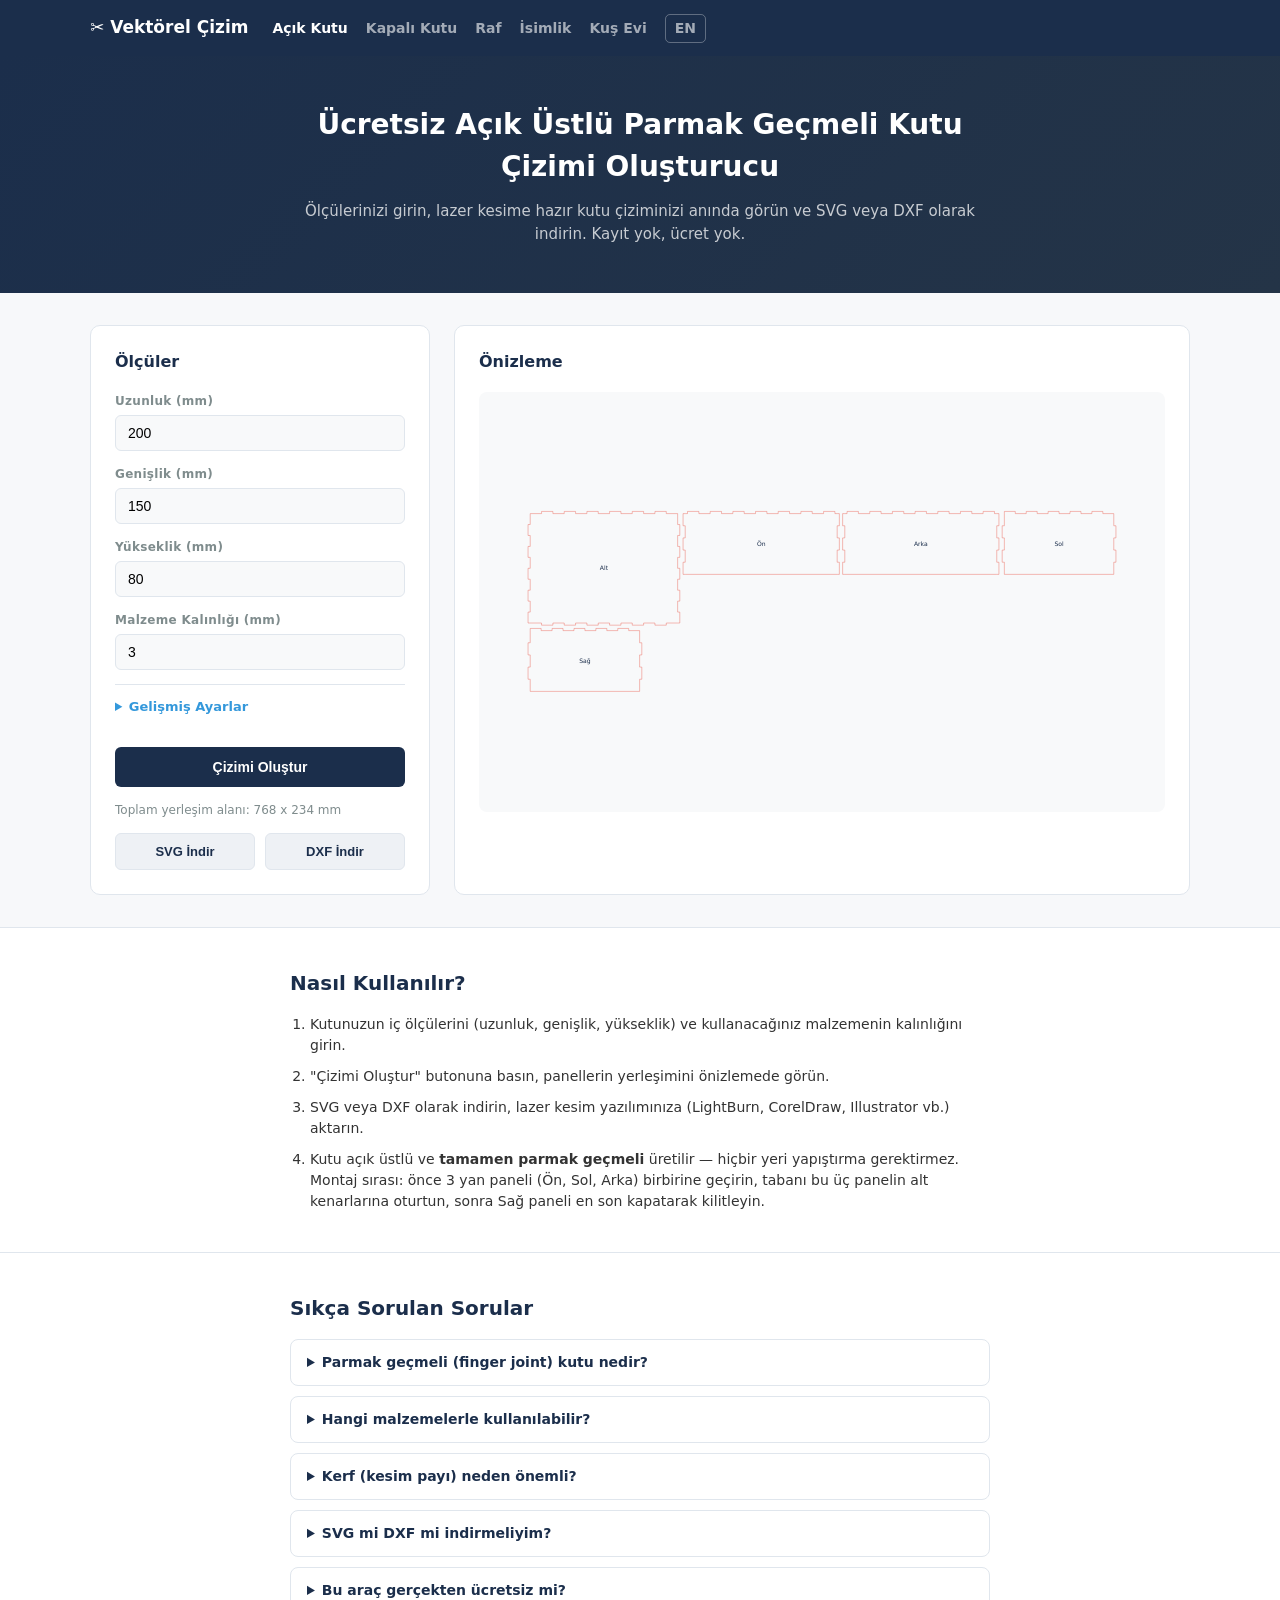
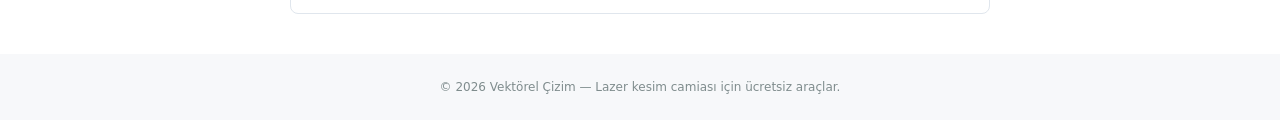
<file: index.html>
<!DOCTYPE html>
<html lang="tr">
<head>
<meta charset="UTF-8">
<meta name="viewport" content="width=device-width, initial-scale=1.0">
<title>Ücretsiz Açık Üstlü Parmak Geçmeli Kutu Çizimi Oluşturucu — Vektörel Çizim</title>
<meta name="description" content="Ölçülerinizi girin, lazer kesim için hazır parmak geçmeli (finger joint) kutu çizimini saniyeler içinde SVG veya DXF olarak indirin. Tamamen ücretsiz, kayıt gerektirmez.">
<link rel="canonical" href="https://vekt-rel-izim.vercel.app/">
<link rel="alternate" hreflang="tr" href="https://vekt-rel-izim.vercel.app/">
<link rel="alternate" hreflang="en" href="https://vekt-rel-izim.vercel.app/en/">
<link rel="alternate" hreflang="x-default" href="https://vekt-rel-izim.vercel.app/en/">
<meta name="google-site-verification" content="YRCgwPgXfj_Q_56wCQIIX2PuOgS_iOWV3IoyHFUxXwk" />
<script type="application/ld+json">
{
  "@context": "https://schema.org",
  "@type": "WebApplication",
  "name": "Vektörel Çizim — Kutu Oluşturucu",
  "applicationCategory": "DesignApplication",
  "operatingSystem": "Any (Web)",
  "offers": {"@type": "Offer", "price": "0", "priceCurrency": "TRY"},
  "description": "Lazer kesim için ölçülere göre otomatik parmak geçmeli kutu çizimi üreten ücretsiz web aracı."
}
</script>
<script type="application/ld+json">
{
  "@context": "https://schema.org",
  "@type": "FAQPage",
  "mainEntity": [
    {"@type": "Question", "name": "Parmak geçmeli (finger joint) kutu nedir?",
     "acceptedAnswer": {"@type": "Answer", "text": "Parmak geçmeli kutu, panellerin kenarlarına işlenen küçük çıkıntı ve boşlukların birbirine kilitlenmesiyle yapıştırıcı gerektirmeden birleşen bir lazer kesim kutu türüdür. Kenarlardaki zigzag desenler sıkı ve dayanıklı bir birleşim sağlar."}},
    {"@type": "Question", "name": "Hangi malzemelerle kullanılabilir?",
     "acceptedAnswer": {"@type": "Answer", "text": "MDF, kontrplak, akrilik (pleksi), karton ve lazerle kesilebilen diğer düz levha malzemelerle kullanılabilir. Sadece malzemenizin gerçek kalınlığını doğru girmeniz yeterlidir."}},
    {"@type": "Question", "name": "Kerf (kesim payı) neden önemli?",
     "acceptedAnswer": {"@type": "Answer", "text": "Lazer ışını kesim yaparken malzemeden ince bir şerit buharlaştırır, bu da parçaların tasarımdakinden biraz daha dar çıkmasına neden olur. Kerf değerini girerek parmak geçmelerin ne çok gevşek ne çok sıkı, tam oturacak şekilde telafi edilmesini sağlarsınız."}},
    {"@type": "Question", "name": "SVG mi DXF mi indirmeliyim?",
     "acceptedAnswer": {"@type": "Answer", "text": "Çoğu lazer kesim yazılımı (LightBurn, CorelDraw, Illustrator, AutoCAD) her ikisini de açabilir. DXF, CNC ve CAD yazılımlarında daha yaygın kullanılır; SVG ise web tabanlı araçlarda ve bazı hobi lazer yazılımlarında daha kolay çalışır. Emin değilseniz ikisini de indirip deneyebilirsiniz."}},
    {"@type": "Question", "name": "Bu araç gerçekten ücretsiz mi?",
     "acceptedAnswer": {"@type": "Answer", "text": "Evet, tamamen ücretsizdir, kayıt veya üyelik gerektirmez. Sınırsız sayıda çizim oluşturup indirebilirsiniz."}}
  ]
}
</script>
<link rel="stylesheet" href="css/style.css">
<script async src="https://pagead2.googlesyndication.com/pagead/js/adsbygoogle.js?client=ca-pub-6376433539359626" crossorigin="anonymous"></script>
</head>
<body>

<header class="site-header">
  <div class="header-inner">
    <a href="index.html" class="logo">✂️ Vektörel Çizim</a>
    <nav class="main-nav">
      <a href="index.html" class="active">Açık Kutu</a>
      <a href="kapali-kutu.html">Kapalı Kutu</a>
      <a href="raf.html">Raf</a>
      <a href="isimlik.html">İsimlik</a>
      <a href="kus-evi.html">Kuş Evi</a>
      <a href="en/index.html" class="lang-switch">EN</a>
    </nav>
  </div>
</header>

<section class="hero">
  <div class="hero-inner">
    <h1>Ücretsiz Açık Üstlü Parmak Geçmeli Kutu Çizimi Oluşturucu</h1>
    <p>Ölçülerinizi girin, lazer kesime hazır kutu çiziminizi anında görün ve SVG veya DXF olarak indirin. Kayıt yok, ücret yok.</p>
  </div>
</section>

<section class="tool-section">
  <div class="tool-inner">
    <div class="panel form-panel">
      <h2>Ölçüler</h2>
      <div class="field">
        <label for="uzunluk">Uzunluk (mm)</label>
        <input type="number" id="uzunluk" value="200" min="20" max="2000" step="1">
      </div>
      <div class="field">
        <label for="genislik">Genişlik (mm)</label>
        <input type="number" id="genislik" value="150" min="20" max="2000" step="1">
      </div>
      <div class="field">
        <label for="yukseklik">Yükseklik (mm)</label>
        <input type="number" id="yukseklik" value="80" min="10" max="1000" step="1">
      </div>
      <div class="field">
        <label for="kalinlik">Malzeme Kalınlığı (mm)</label>
        <input type="number" id="kalinlik" value="3" min="1" max="20" step="0.5">
      </div>

      <details class="advanced">
        <summary>Gelişmiş Ayarlar</summary>
        <div class="field">
          <label for="parmakHedef">Hedef Parmak Genişliği (mm)</label>
          <input type="number" id="parmakHedef" value="15" min="5" max="60" step="1">
        </div>
        <div class="field">
          <label for="kerf">Lazer Kesim Payı / Kerf (mm)</label>
          <input type="number" id="kerf" value="0.15" min="0" max="1" step="0.01">
          <span class="hint">Lazerinizin kesim genişliğine göre ayarlayın, sıkı geçme için.</span>
        </div>
      </details>

      <button id="cizBtn" class="btn-primary">Çizimi Oluştur</button>

      <div id="boyutBilgisi" class="size-info"></div>

      <div class="downloads" id="downloads" style="display:none">
        <button id="svgBtn" class="btn-secondary">SVG İndir</button>
        <button id="dxfBtn" class="btn-secondary">DXF İndir</button>
      </div>
    </div>

    <div class="panel preview-panel">
      <h2>Önizleme</h2>
      <div id="previewWrap" class="preview-wrap">
        <div class="preview-placeholder">Ölçüleri girip "Çizimi Oluştur"a basın</div>
      </div>
    </div>
  </div>
</section>

<section class="ad-slot">
  <!-- Google AdSense buraya eklenecek -->
</section>

<section class="info-section">
  <div class="info-inner">
    <h2>Nasıl Kullanılır?</h2>
    <ol>
      <li>Kutunuzun iç ölçülerini (uzunluk, genişlik, yükseklik) ve kullanacağınız malzemenin kalınlığını girin.</li>
      <li>"Çizimi Oluştur" butonuna basın, panellerin yerleşimini önizlemede görün.</li>
      <li>SVG veya DXF olarak indirin, lazer kesim yazılımınıza (LightBurn, CorelDraw, Illustrator vb.) aktarın.</li>
      <li>Kutu açık üstlü ve <strong>tamamen parmak geçmeli</strong> üretilir — hiçbir yeri yapıştırma gerektirmez. Montaj sırası: önce 3 yan paneli (Ön, Sol, Arka) birbirine geçirin, tabanı bu üç panelin alt kenarlarına oturtun, sonra Sağ paneli en son kapatarak kilitleyin.</li>
    </ol>
  </div>
</section>

<section class="info-section">
  <div class="info-inner">
    <h2>Sıkça Sorulan Sorular</h2>
    <div class="faq-list">
      <details><summary>Parmak geçmeli (finger joint) kutu nedir?</summary><p>Panellerin kenarlarına işlenen küçük çıkıntı ve boşlukların birbirine kilitlenmesiyle yapıştırıcı gerektirmeden birleşen bir lazer kesim kutu türüdür. Kenarlardaki zigzag desenler sıkı ve dayanıklı bir birleşim sağlar.</p></details>
      <details><summary>Hangi malzemelerle kullanılabilir?</summary><p>MDF, kontrplak, akrilik (pleksi), karton ve lazerle kesilebilen diğer düz levha malzemelerle kullanılabilir. Sadece malzemenizin gerçek kalınlığını doğru girmeniz yeterlidir.</p></details>
      <details><summary>Kerf (kesim payı) neden önemli?</summary><p>Lazer ışını kesim yaparken malzemeden ince bir şerit buharlaştırır, bu da parçaların tasarımdakinden biraz daha dar çıkmasına neden olur. Kerf değerini girerek parmak geçmelerin tam oturacak şekilde telafi edilmesini sağlarsınız.</p></details>
      <details><summary>SVG mi DXF mi indirmeliyim?</summary><p>Çoğu lazer kesim yazılımı (LightBurn, CorelDraw, Illustrator, AutoCAD) her ikisini de açabilir. DXF, CNC ve CAD yazılımlarında daha yaygın; SVG web tabanlı araçlarda daha kolay çalışır. Emin değilseniz ikisini de deneyebilirsiniz.</p></details>
      <details><summary>Bu araç gerçekten ücretsiz mi?</summary><p>Evet, tamamen ücretsizdir, kayıt veya üyelik gerektirmez. Sınırsız sayıda çizim oluşturup indirebilirsiniz.</p></details>
    </div>
  </div>
</section>

<footer class="site-footer">
  <div class="footer-inner">© 2026 Vektörel Çizim — Lazer kesim camiası için ücretsiz araçlar.</div>
</footer>

<script src="js/common.js"></script>
<script src="js/kutu.js"></script>
</body>
</html>
</file>
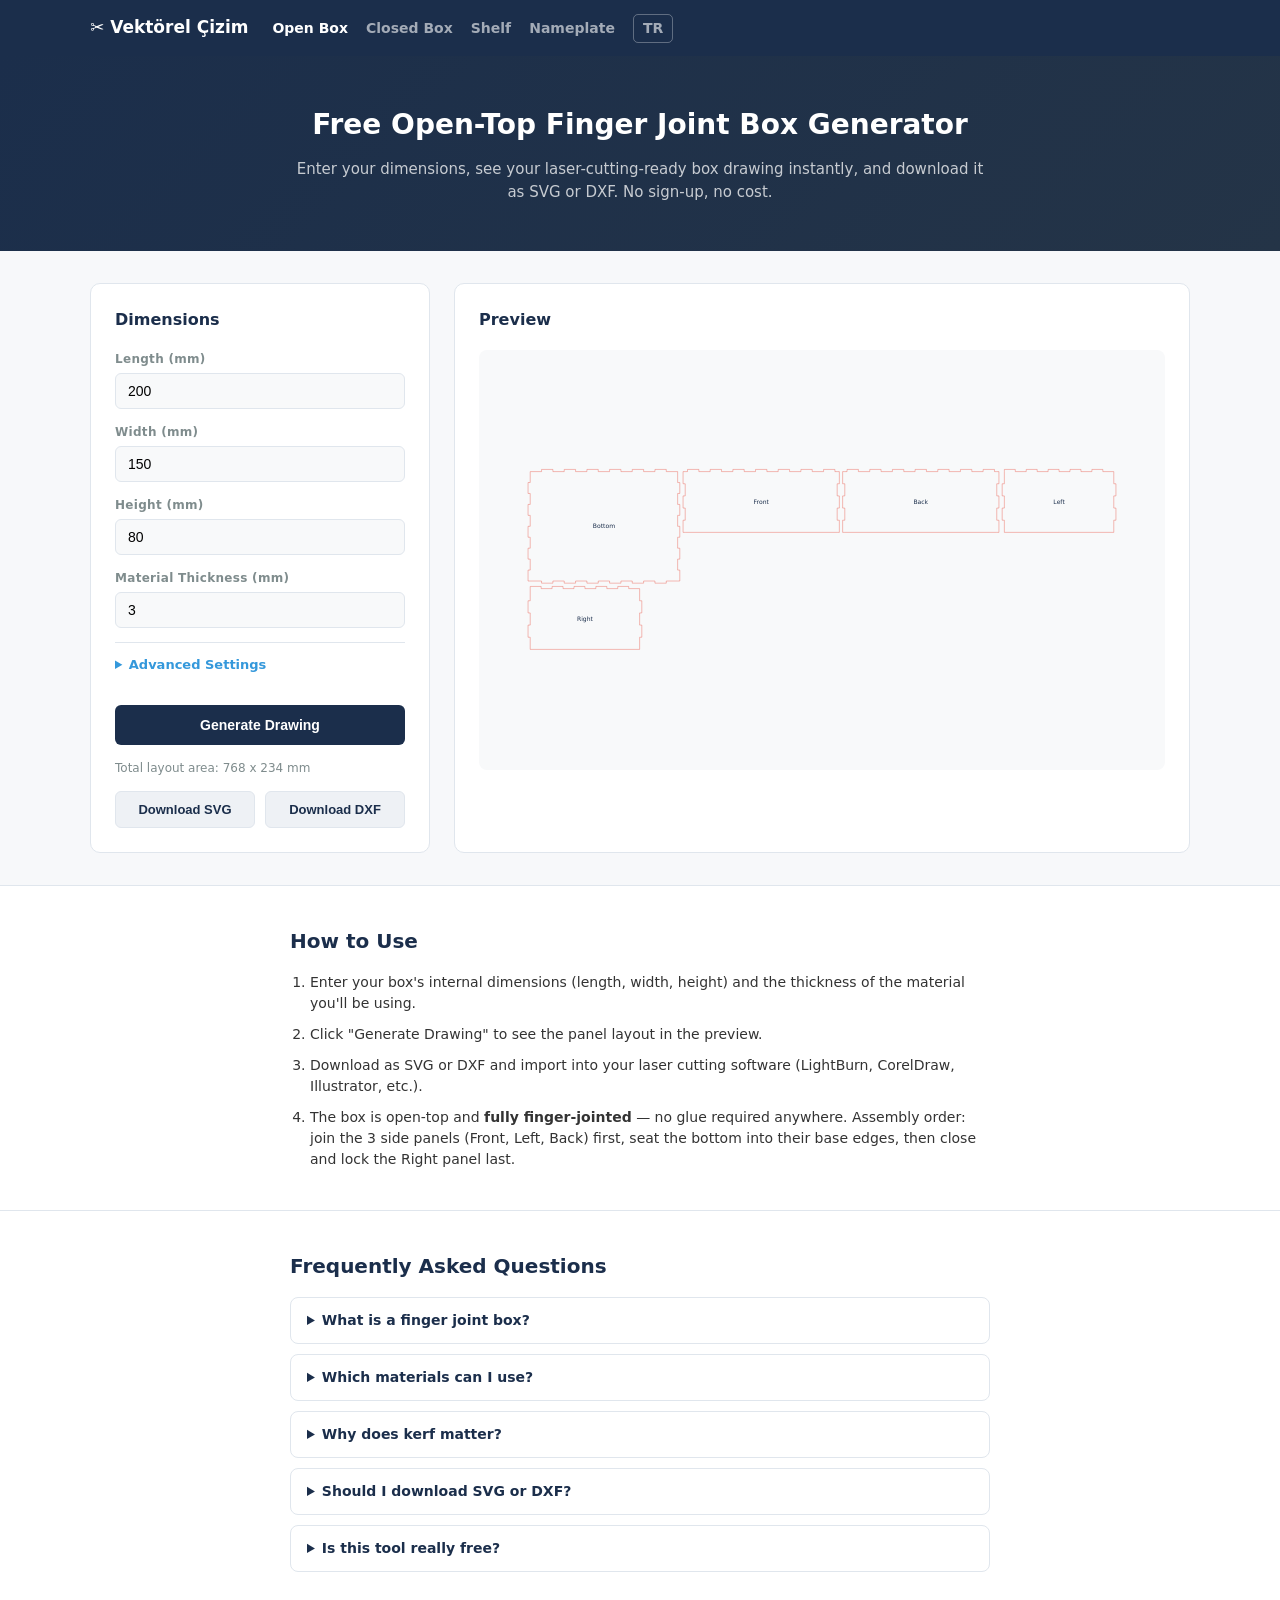
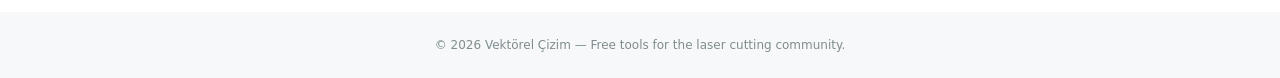
<file: en/index.html>
<!DOCTYPE html>
<html lang="en">
<head>
<meta charset="UTF-8">
<meta name="viewport" content="width=device-width, initial-scale=1.0">
<title>Free Open-Top Finger Joint Box Generator — Vektörel Çizim</title>
<meta name="description" content="Enter your dimensions and get a laser-cutting-ready finger joint box drawing in seconds — download as SVG or DXF. Completely free, no sign-up required.">
<link rel="canonical" href="https://vekt-rel-izim.vercel.app/en/">
<link rel="alternate" hreflang="en" href="https://vekt-rel-izim.vercel.app/en/">
<link rel="alternate" hreflang="tr" href="https://vekt-rel-izim.vercel.app/">
<link rel="alternate" hreflang="x-default" href="https://vekt-rel-izim.vercel.app/en/">
<script type="application/ld+json">
{
  "@context": "https://schema.org",
  "@type": "WebApplication",
  "name": "Vektörel Çizim — Box Generator",
  "applicationCategory": "DesignApplication",
  "operatingSystem": "Any (Web)",
  "offers": {"@type": "Offer", "price": "0", "priceCurrency": "USD"},
  "description": "A free web tool that generates finger joint box drawings for laser cutting from your dimensions."
}
</script>
<script type="application/ld+json">
{
  "@context": "https://schema.org",
  "@type": "FAQPage",
  "mainEntity": [
    {"@type": "Question", "name": "What is a finger joint box?",
     "acceptedAnswer": {"@type": "Answer", "text": "A finger joint box is a laser-cut box style where small interlocking tabs and slots along each panel's edges lock together without glue. The zigzag pattern creates a tight, durable joint."}},
    {"@type": "Question", "name": "Which materials can I use?",
     "acceptedAnswer": {"@type": "Answer", "text": "MDF, plywood, acrylic, cardboard, and any other flat sheet material that can be laser cut. Just enter the actual thickness of your material."}},
    {"@type": "Question", "name": "Why does kerf matter?",
     "acceptedAnswer": {"@type": "Answer", "text": "The laser beam vaporizes a thin strip of material as it cuts, which makes parts come out slightly narrower than designed. Entering your kerf value compensates for this so the finger joints fit snugly instead of too loose or too tight."}},
    {"@type": "Question", "name": "Should I download SVG or DXF?",
     "acceptedAnswer": {"@type": "Answer", "text": "Most laser cutting software (LightBurn, CorelDraw, Illustrator, AutoCAD) can open either. DXF is more common in CNC/CAD software; SVG works more easily in web-based tools and some hobby laser software. If unsure, download both and try."}},
    {"@type": "Question", "name": "Is this tool really free?",
     "acceptedAnswer": {"@type": "Answer", "text": "Yes, it's completely free with no sign-up or account required. Generate and download as many drawings as you like."}}
  ]
}
</script>
<link rel="stylesheet" href="../css/style.css">
<script async src="https://pagead2.googlesyndication.com/pagead/js/adsbygoogle.js?client=ca-pub-6376433539359626" crossorigin="anonymous"></script>
</head>
<body>

<header class="site-header">
  <div class="header-inner">
    <a href="index.html" class="logo">✂️ Vektörel Çizim</a>
    <nav class="main-nav">
      <a href="index.html" class="active">Open Box</a>
      <a href="kapali-kutu.html">Closed Box</a>
      <a href="raf.html">Shelf</a>
      <a href="isimlik.html">Nameplate</a>
      <a href="../index.html" class="lang-switch">TR</a>
    </nav>
  </div>
</header>

<section class="hero">
  <div class="hero-inner">
    <h1>Free Open-Top Finger Joint Box Generator</h1>
    <p>Enter your dimensions, see your laser-cutting-ready box drawing instantly, and download it as SVG or DXF. No sign-up, no cost.</p>
  </div>
</section>

<section class="tool-section">
  <div class="tool-inner">
    <div class="panel form-panel">
      <h2>Dimensions</h2>
      <div class="field">
        <label for="uzunluk">Length (mm)</label>
        <input type="number" id="uzunluk" value="200" min="20" max="2000" step="1">
      </div>
      <div class="field">
        <label for="genislik">Width (mm)</label>
        <input type="number" id="genislik" value="150" min="20" max="2000" step="1">
      </div>
      <div class="field">
        <label for="yukseklik">Height (mm)</label>
        <input type="number" id="yukseklik" value="80" min="10" max="1000" step="1">
      </div>
      <div class="field">
        <label for="kalinlik">Material Thickness (mm)</label>
        <input type="number" id="kalinlik" value="3" min="1" max="20" step="0.5">
      </div>

      <details class="advanced">
        <summary>Advanced Settings</summary>
        <div class="field">
          <label for="parmakHedef">Target Finger Width (mm)</label>
          <input type="number" id="parmakHedef" value="15" min="5" max="60" step="1">
        </div>
        <div class="field">
          <label for="kerf">Laser Kerf (mm)</label>
          <input type="number" id="kerf" value="0.15" min="0" max="1" step="0.01">
          <span class="hint">Adjust to your laser's cut width for a snug fit.</span>
        </div>
      </details>

      <button id="cizBtn" class="btn-primary">Generate Drawing</button>

      <div id="boyutBilgisi" class="size-info"></div>

      <div class="downloads" id="downloads" style="display:none">
        <button id="svgBtn" class="btn-secondary">Download SVG</button>
        <button id="dxfBtn" class="btn-secondary">Download DXF</button>
      </div>
    </div>

    <div class="panel preview-panel">
      <h2>Preview</h2>
      <div id="previewWrap" class="preview-wrap">
        <div class="preview-placeholder">Enter dimensions and click "Generate Drawing"</div>
      </div>
    </div>
  </div>
</section>

<section class="ad-slot">
  <!-- Google AdSense goes here -->
</section>

<section class="info-section">
  <div class="info-inner">
    <h2>How to Use</h2>
    <ol>
      <li>Enter your box's internal dimensions (length, width, height) and the thickness of the material you'll be using.</li>
      <li>Click "Generate Drawing" to see the panel layout in the preview.</li>
      <li>Download as SVG or DXF and import into your laser cutting software (LightBurn, CorelDraw, Illustrator, etc.).</li>
      <li>The box is open-top and <strong>fully finger-jointed</strong> — no glue required anywhere. Assembly order: join the 3 side panels (Front, Left, Back) first, seat the bottom into their base edges, then close and lock the Right panel last.</li>
    </ol>
  </div>
</section>

<section class="info-section">
  <div class="info-inner">
    <h2>Frequently Asked Questions</h2>
    <div class="faq-list">
      <details><summary>What is a finger joint box?</summary><p>A laser-cut box style where small interlocking tabs and slots along each panel's edges lock together without glue. The zigzag pattern creates a tight, durable joint.</p></details>
      <details><summary>Which materials can I use?</summary><p>MDF, plywood, acrylic, cardboard, and any other flat sheet material that can be laser cut. Just enter the actual thickness of your material.</p></details>
      <details><summary>Why does kerf matter?</summary><p>The laser beam vaporizes a thin strip of material as it cuts, which makes parts come out slightly narrower than designed. Entering your kerf value compensates for this so the joints fit snugly.</p></details>
      <details><summary>Should I download SVG or DXF?</summary><p>Most laser cutting software (LightBurn, CorelDraw, Illustrator, AutoCAD) can open either. DXF is more common in CNC/CAD software; SVG works more easily in web-based tools. If unsure, try both.</p></details>
      <details><summary>Is this tool really free?</summary><p>Yes, completely free, no sign-up or account required. Generate and download as many drawings as you like.</p></details>
    </div>
  </div>
</section>

<footer class="site-footer">
  <div class="footer-inner">© 2026 Vektörel Çizim — Free tools for the laser cutting community.</div>
</footer>

<script src="../js/common.js"></script>
<script src="../js/kutu.js"></script>
</body>
</html>
</file>
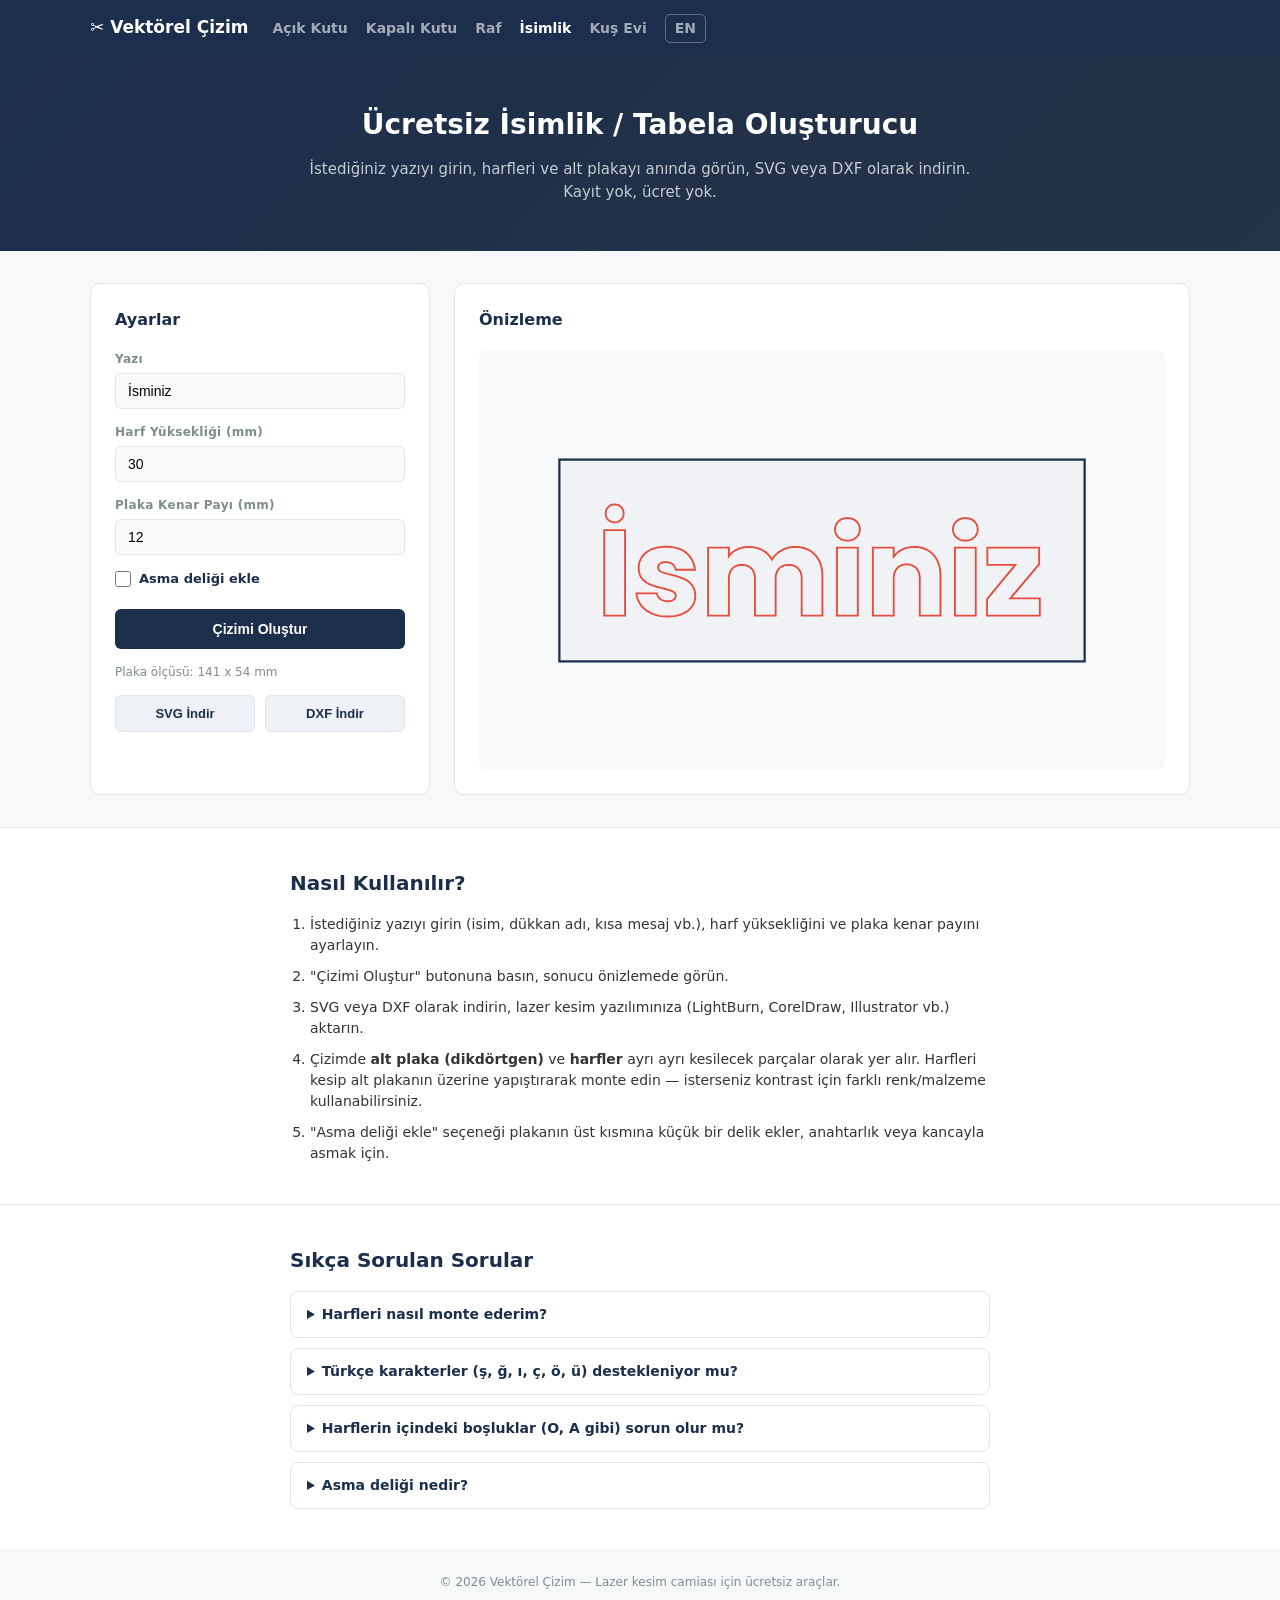
<file: isimlik.html>
<!DOCTYPE html>
<html lang="tr">
<head>
<meta charset="UTF-8">
<meta name="viewport" content="width=device-width, initial-scale=1.0">
<title>Ücretsiz Lazer Kesim İsimlik / Tabela Oluşturucu — Vektörel Çizim</title>
<meta name="description" content="İstediğiniz yazıyı girin, harfleri ve alt plakayı lazer kesime hazır SVG veya DXF olarak saniyeler içinde indirin. Tamamen ücretsiz, kayıt gerektirmez.">
<link rel="canonical" href="https://vekt-rel-izim.vercel.app/isimlik.html">
<link rel="alternate" hreflang="tr" href="https://vekt-rel-izim.vercel.app/isimlik.html">
<link rel="alternate" hreflang="en" href="https://vekt-rel-izim.vercel.app/en/isimlik.html">
<link rel="alternate" hreflang="x-default" href="https://vekt-rel-izim.vercel.app/en/isimlik.html">
<script type="application/ld+json">
{
  "@context": "https://schema.org",
  "@type": "WebApplication",
  "name": "Vektörel Çizim — İsimlik Oluşturucu",
  "applicationCategory": "DesignApplication",
  "operatingSystem": "Any (Web)",
  "offers": {"@type": "Offer", "price": "0", "priceCurrency": "TRY"},
  "description": "Girilen metni lazer kesime hazır harf ve alt plaka çizimine çeviren ücretsiz web aracı."
}
</script>
<script type="application/ld+json">
{
  "@context": "https://schema.org",
  "@type": "FAQPage",
  "mainEntity": [
    {"@type": "Question", "name": "Harfleri nasıl monte ederim?",
     "acceptedAnswer": {"@type": "Answer", "text": "Harfleri ve alt plakayı ayrı ayrı kesip, harfleri plakanın üzerine yapıştırarak monte edersiniz. İstenirse farklı renk/malzemeden kesilerek kontrast sağlanabilir."}},
    {"@type": "Question", "name": "Türkçe karakterler (ş, ğ, ı, ç, ö, ü) destekleniyor mu?",
     "acceptedAnswer": {"@type": "Answer", "text": "Evet, kullanılan yazı tipi Türkçe karakterlerin tamamını destekler."}},
    {"@type": "Question", "name": "Harflerin içindeki boşluklar (O, A gibi) sorun olur mu?",
     "acceptedAnswer": {"@type": "Answer", "text": "Hayır, bu boşluklar harfin kendi tasarımının bir parçası olarak doğru şekilde kesilir; ayrı bir işlem gerektirmez."}},
    {"@type": "Question", "name": "Asma deliği nedir?",
     "acceptedAnswer": {"@type": "Answer", "text": "Plakanın üst kısmına küçük bir delik ekler, böylece anahtarlık ipi veya kancayla asabilirsiniz. İsteğe bağlıdır."}}
  ]
}
</script>
<link rel="stylesheet" href="css/style.css">
<script async src="https://pagead2.googlesyndication.com/pagead/js/adsbygoogle.js?client=ca-pub-6376433539359626" crossorigin="anonymous"></script>
</head>
<body>

<header class="site-header">
  <div class="header-inner">
    <a href="index.html" class="logo">✂️ Vektörel Çizim</a>
    <nav class="main-nav">
      <a href="index.html">Açık Kutu</a>
      <a href="kapali-kutu.html">Kapalı Kutu</a>
      <a href="raf.html">Raf</a>
      <a href="isimlik.html" class="active">İsimlik</a>
      <a href="kus-evi.html">Kuş Evi</a>
      <a href="en/isimlik.html" class="lang-switch">EN</a>
    </nav>
  </div>
</header>

<section class="hero">
  <div class="hero-inner">
    <h1>Ücretsiz İsimlik / Tabela Oluşturucu</h1>
    <p>İstediğiniz yazıyı girin, harfleri ve alt plakayı anında görün, SVG veya DXF olarak indirin. Kayıt yok, ücret yok.</p>
  </div>
</section>

<section class="tool-section">
  <div class="tool-inner">
    <div class="panel form-panel">
      <h2>Ayarlar</h2>
      <div class="field">
        <label for="metin">Yazı</label>
        <input type="text" id="metin" value="İsminiz" maxlength="40">
      </div>
      <div class="field">
        <label for="harfYuksekligi">Harf Yüksekliği (mm)</label>
        <input type="number" id="harfYuksekligi" value="30" min="5" max="300" step="1">
      </div>
      <div class="field">
        <label for="kenarPayi">Plaka Kenar Payı (mm)</label>
        <input type="number" id="kenarPayi" value="12" min="4" max="60" step="1">
      </div>
      <div class="field field-checkbox">
        <input type="checkbox" id="askiDeligi">
        <label for="askiDeligi">Asma deliği ekle</label>
      </div>

      <button id="cizBtn" class="btn-primary">Çizimi Oluştur</button>

      <div id="boyutBilgisi" class="size-info"></div>

      <div class="downloads" id="downloads" style="display:none">
        <button id="svgBtn" class="btn-secondary">SVG İndir</button>
        <button id="dxfBtn" class="btn-secondary">DXF İndir</button>
      </div>
    </div>

    <div class="panel preview-panel">
      <h2>Önizleme</h2>
      <div id="previewWrap" class="preview-wrap">
        <div class="preview-placeholder">Yazıyı girip "Çizimi Oluştur"a basın</div>
      </div>
    </div>
  </div>
</section>

<section class="ad-slot">
  <!-- Google AdSense buraya eklenecek -->
</section>

<section class="info-section">
  <div class="info-inner">
    <h2>Nasıl Kullanılır?</h2>
    <ol>
      <li>İstediğiniz yazıyı girin (isim, dükkan adı, kısa mesaj vb.), harf yüksekliğini ve plaka kenar payını ayarlayın.</li>
      <li>"Çizimi Oluştur" butonuna basın, sonucu önizlemede görün.</li>
      <li>SVG veya DXF olarak indirin, lazer kesim yazılımınıza (LightBurn, CorelDraw, Illustrator vb.) aktarın.</li>
      <li>Çizimde <strong>alt plaka (dikdörtgen)</strong> ve <strong>harfler</strong> ayrı ayrı kesilecek parçalar olarak yer alır. Harfleri kesip alt plakanın üzerine yapıştırarak monte edin — isterseniz kontrast için farklı renk/malzeme kullanabilirsiniz.</li>
      <li>"Asma deliği ekle" seçeneği plakanın üst kısmına küçük bir delik ekler, anahtarlık veya kancayla asmak için.</li>
    </ol>
  </div>
</section>

<section class="info-section">
  <div class="info-inner">
    <h2>Sıkça Sorulan Sorular</h2>
    <div class="faq-list">
      <details><summary>Harfleri nasıl monte ederim?</summary><p>Harfleri ve alt plakayı ayrı ayrı kesip, harfleri plakanın üzerine yapıştırarak monte edersiniz. İstenirse farklı renk/malzemeden kesilerek kontrast sağlanabilir.</p></details>
      <details><summary>Türkçe karakterler (ş, ğ, ı, ç, ö, ü) destekleniyor mu?</summary><p>Evet, kullanılan yazı tipi Türkçe karakterlerin tamamını destekler.</p></details>
      <details><summary>Harflerin içindeki boşluklar (O, A gibi) sorun olur mu?</summary><p>Hayır, bu boşluklar harfin kendi tasarımının bir parçası olarak doğru şekilde kesilir; ayrı bir işlem gerektirmez.</p></details>
      <details><summary>Asma deliği nedir?</summary><p>Plakanın üst kısmına küçük bir delik ekler, böylece anahtarlık ipi veya kancayla asabilirsiniz. İsteğe bağlıdır.</p></details>
    </div>
  </div>
</section>

<footer class="site-footer">
  <div class="footer-inner">© 2026 Vektörel Çizim — Lazer kesim camiası için ücretsiz araçlar.</div>
</footer>

<script src="js/lib/opentype.min.js"></script>
<script src="js/common.js"></script>
<script src="js/isimlik.js"></script>
</body>
</html>
</file>
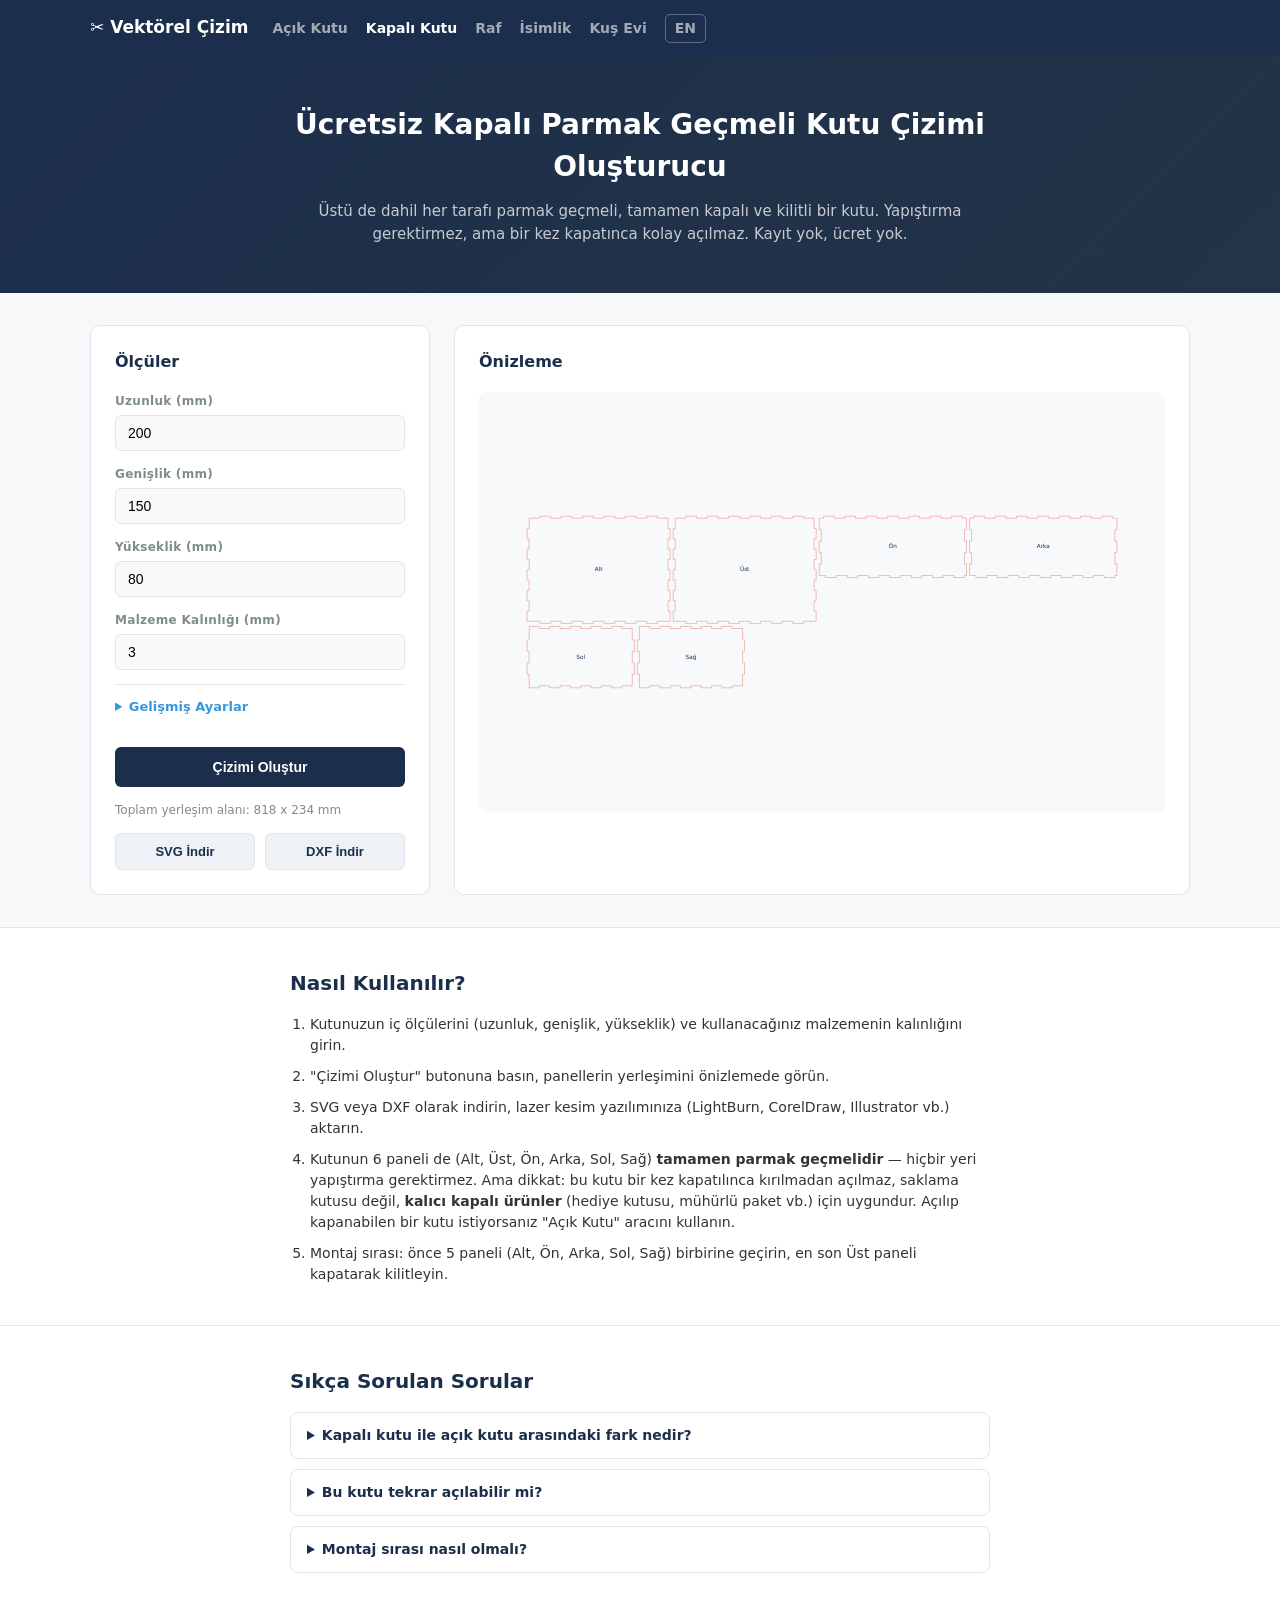
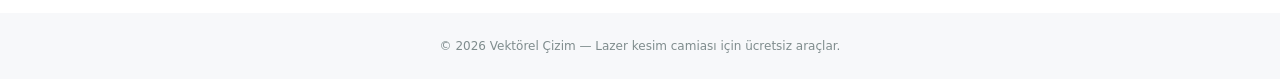
<file: kapali-kutu.html>
<!DOCTYPE html>
<html lang="tr">
<head>
<meta charset="UTF-8">
<meta name="viewport" content="width=device-width, initial-scale=1.0">
<title>Ücretsiz Kapalı (Tam Kilitli) Parmak Geçmeli Kutu Çizimi — Vektörel Çizim</title>
<meta name="description" content="Ölçülerinizi girin, üstü de dahil her tarafı parmak geçmeli, tamamen kapalı bir kutu çizimini saniyeler içinde SVG veya DXF olarak indirin. Tamamen ücretsiz, kayıt gerektirmez.">
<link rel="canonical" href="https://vekt-rel-izim.vercel.app/kapali-kutu.html">
<link rel="alternate" hreflang="tr" href="https://vekt-rel-izim.vercel.app/kapali-kutu.html">
<link rel="alternate" hreflang="en" href="https://vekt-rel-izim.vercel.app/en/kapali-kutu.html">
<link rel="alternate" hreflang="x-default" href="https://vekt-rel-izim.vercel.app/en/kapali-kutu.html">
<script type="application/ld+json">
{
  "@context": "https://schema.org",
  "@type": "WebApplication",
  "name": "Vektörel Çizim — Kapalı Kutu Oluşturucu",
  "applicationCategory": "DesignApplication",
  "operatingSystem": "Any (Web)",
  "offers": {"@type": "Offer", "price": "0", "priceCurrency": "TRY"},
  "description": "Lazer kesim için ölçülere göre otomatik, üstü dahil tamamen parmak geçmeli kapalı kutu çizimi üreten ücretsiz web aracı."
}
</script>
<script type="application/ld+json">
{
  "@context": "https://schema.org",
  "@type": "FAQPage",
  "mainEntity": [
    {"@type": "Question", "name": "Kapalı kutu ile açık kutu arasındaki fark nedir?",
     "acceptedAnswer": {"@type": "Answer", "text": "Açık kutu üstü boş bırakılmış, açılıp kapanabilen bir tasarımdır. Kapalı kutu ise üst paneli de dahil her tarafı parmak geçmeli olduğu için tam kilitlenir ve bir kez kapatıldıktan sonra kırılmadan açılmaz — hediye kutusu veya mühürlü ambalaj gibi kalıcı kullanımlar için uygundur."}},
    {"@type": "Question", "name": "Bu kutu tekrar açılabilir mi?",
     "acceptedAnswer": {"@type": "Answer", "text": "Hayır, kapalı kutu tasarımı bir kez monte edildikten sonra kırılmadan sökülemez. Tekrar açılıp kapanabilen bir kutu istiyorsanız sitedeki Açık Kutu aracını kullanın."}},
    {"@type": "Question", "name": "Montaj sırası nasıl olmalı?",
     "acceptedAnswer": {"@type": "Answer", "text": "Önce 5 paneli (Alt, Ön, Arka, Sol, Sağ) birbirine geçirin, en son Üst paneli kapatarak kutuyu kilitleyin. Üst panel her zaman en son takılmalıdır."}}
  ]
}
</script>
<link rel="stylesheet" href="css/style.css">
<script async src="https://pagead2.googlesyndication.com/pagead/js/adsbygoogle.js?client=ca-pub-6376433539359626" crossorigin="anonymous"></script>
</head>
<body>

<header class="site-header">
  <div class="header-inner">
    <a href="index.html" class="logo">✂️ Vektörel Çizim</a>
    <nav class="main-nav">
      <a href="index.html">Açık Kutu</a>
      <a href="kapali-kutu.html" class="active">Kapalı Kutu</a>
      <a href="raf.html">Raf</a>
      <a href="isimlik.html">İsimlik</a>
      <a href="kus-evi.html">Kuş Evi</a>
      <a href="en/kapali-kutu.html" class="lang-switch">EN</a>
    </nav>
  </div>
</header>

<section class="hero">
  <div class="hero-inner">
    <h1>Ücretsiz Kapalı Parmak Geçmeli Kutu Çizimi Oluşturucu</h1>
    <p>Üstü de dahil her tarafı parmak geçmeli, tamamen kapalı ve kilitli bir kutu. Yapıştırma gerektirmez, ama bir kez kapatınca kolay açılmaz. Kayıt yok, ücret yok.</p>
  </div>
</section>

<section class="tool-section">
  <div class="tool-inner">
    <div class="panel form-panel">
      <h2>Ölçüler</h2>
      <div class="field">
        <label for="uzunluk">Uzunluk (mm)</label>
        <input type="number" id="uzunluk" value="200" min="20" max="2000" step="1">
      </div>
      <div class="field">
        <label for="genislik">Genişlik (mm)</label>
        <input type="number" id="genislik" value="150" min="20" max="2000" step="1">
      </div>
      <div class="field">
        <label for="yukseklik">Yükseklik (mm)</label>
        <input type="number" id="yukseklik" value="80" min="10" max="1000" step="1">
      </div>
      <div class="field">
        <label for="kalinlik">Malzeme Kalınlığı (mm)</label>
        <input type="number" id="kalinlik" value="3" min="1" max="20" step="0.5">
      </div>

      <details class="advanced">
        <summary>Gelişmiş Ayarlar</summary>
        <div class="field">
          <label for="parmakHedef">Hedef Parmak Genişliği (mm)</label>
          <input type="number" id="parmakHedef" value="15" min="5" max="60" step="1">
        </div>
        <div class="field">
          <label for="kerf">Lazer Kesim Payı / Kerf (mm)</label>
          <input type="number" id="kerf" value="0.15" min="0" max="1" step="0.01">
          <span class="hint">Lazerinizin kesim genişliğine göre ayarlayın, sıkı geçme için.</span>
        </div>
      </details>

      <button id="cizBtn" class="btn-primary">Çizimi Oluştur</button>

      <div id="boyutBilgisi" class="size-info"></div>

      <div class="downloads" id="downloads" style="display:none">
        <button id="svgBtn" class="btn-secondary">SVG İndir</button>
        <button id="dxfBtn" class="btn-secondary">DXF İndir</button>
      </div>
    </div>

    <div class="panel preview-panel">
      <h2>Önizleme</h2>
      <div id="previewWrap" class="preview-wrap">
        <div class="preview-placeholder">Ölçüleri girip "Çizimi Oluştur"a basın</div>
      </div>
    </div>
  </div>
</section>

<section class="ad-slot">
  <!-- Google AdSense buraya eklenecek -->
</section>

<section class="info-section">
  <div class="info-inner">
    <h2>Nasıl Kullanılır?</h2>
    <ol>
      <li>Kutunuzun iç ölçülerini (uzunluk, genişlik, yükseklik) ve kullanacağınız malzemenin kalınlığını girin.</li>
      <li>"Çizimi Oluştur" butonuna basın, panellerin yerleşimini önizlemede görün.</li>
      <li>SVG veya DXF olarak indirin, lazer kesim yazılımınıza (LightBurn, CorelDraw, Illustrator vb.) aktarın.</li>
      <li>Kutunun 6 paneli de (Alt, Üst, Ön, Arka, Sol, Sağ) <strong>tamamen parmak geçmelidir</strong> — hiçbir yeri yapıştırma gerektirmez. Ama dikkat: bu kutu bir kez kapatılınca kırılmadan açılmaz, saklama kutusu değil, <strong>kalıcı kapalı ürünler</strong> (hediye kutusu, mühürlü paket vb.) için uygundur. Açılıp kapanabilen bir kutu istiyorsanız "Açık Kutu" aracını kullanın.</li>
      <li>Montaj sırası: önce 5 paneli (Alt, Ön, Arka, Sol, Sağ) birbirine geçirin, en son Üst paneli kapatarak kilitleyin.</li>
    </ol>
  </div>
</section>

<section class="info-section">
  <div class="info-inner">
    <h2>Sıkça Sorulan Sorular</h2>
    <div class="faq-list">
      <details><summary>Kapalı kutu ile açık kutu arasındaki fark nedir?</summary><p>Açık kutu üstü boş bırakılmış, açılıp kapanabilen bir tasarımdır. Kapalı kutu ise üst paneli de dahil her tarafı parmak geçmeli olduğu için tam kilitlenir ve bir kez kapatıldıktan sonra kırılmadan açılmaz — hediye kutusu veya mühürlü ambalaj gibi kalıcı kullanımlar için uygundur.</p></details>
      <details><summary>Bu kutu tekrar açılabilir mi?</summary><p>Hayır, kapalı kutu tasarımı bir kez monte edildikten sonra kırılmadan sökülemez. Tekrar açılıp kapanabilen bir kutu istiyorsanız sitedeki Açık Kutu aracını kullanın.</p></details>
      <details><summary>Montaj sırası nasıl olmalı?</summary><p>Önce 5 paneli (Alt, Ön, Arka, Sol, Sağ) birbirine geçirin, en son Üst paneli kapatarak kutuyu kilitleyin. Üst panel her zaman en son takılmalıdır.</p></details>
    </div>
  </div>
</section>

<footer class="site-footer">
  <div class="footer-inner">© 2026 Vektörel Çizim — Lazer kesim camiası için ücretsiz araçlar.</div>
</footer>

<script src="js/common.js"></script>
<script src="js/kapali-kutu.js"></script>
</body>
</html>
</file>
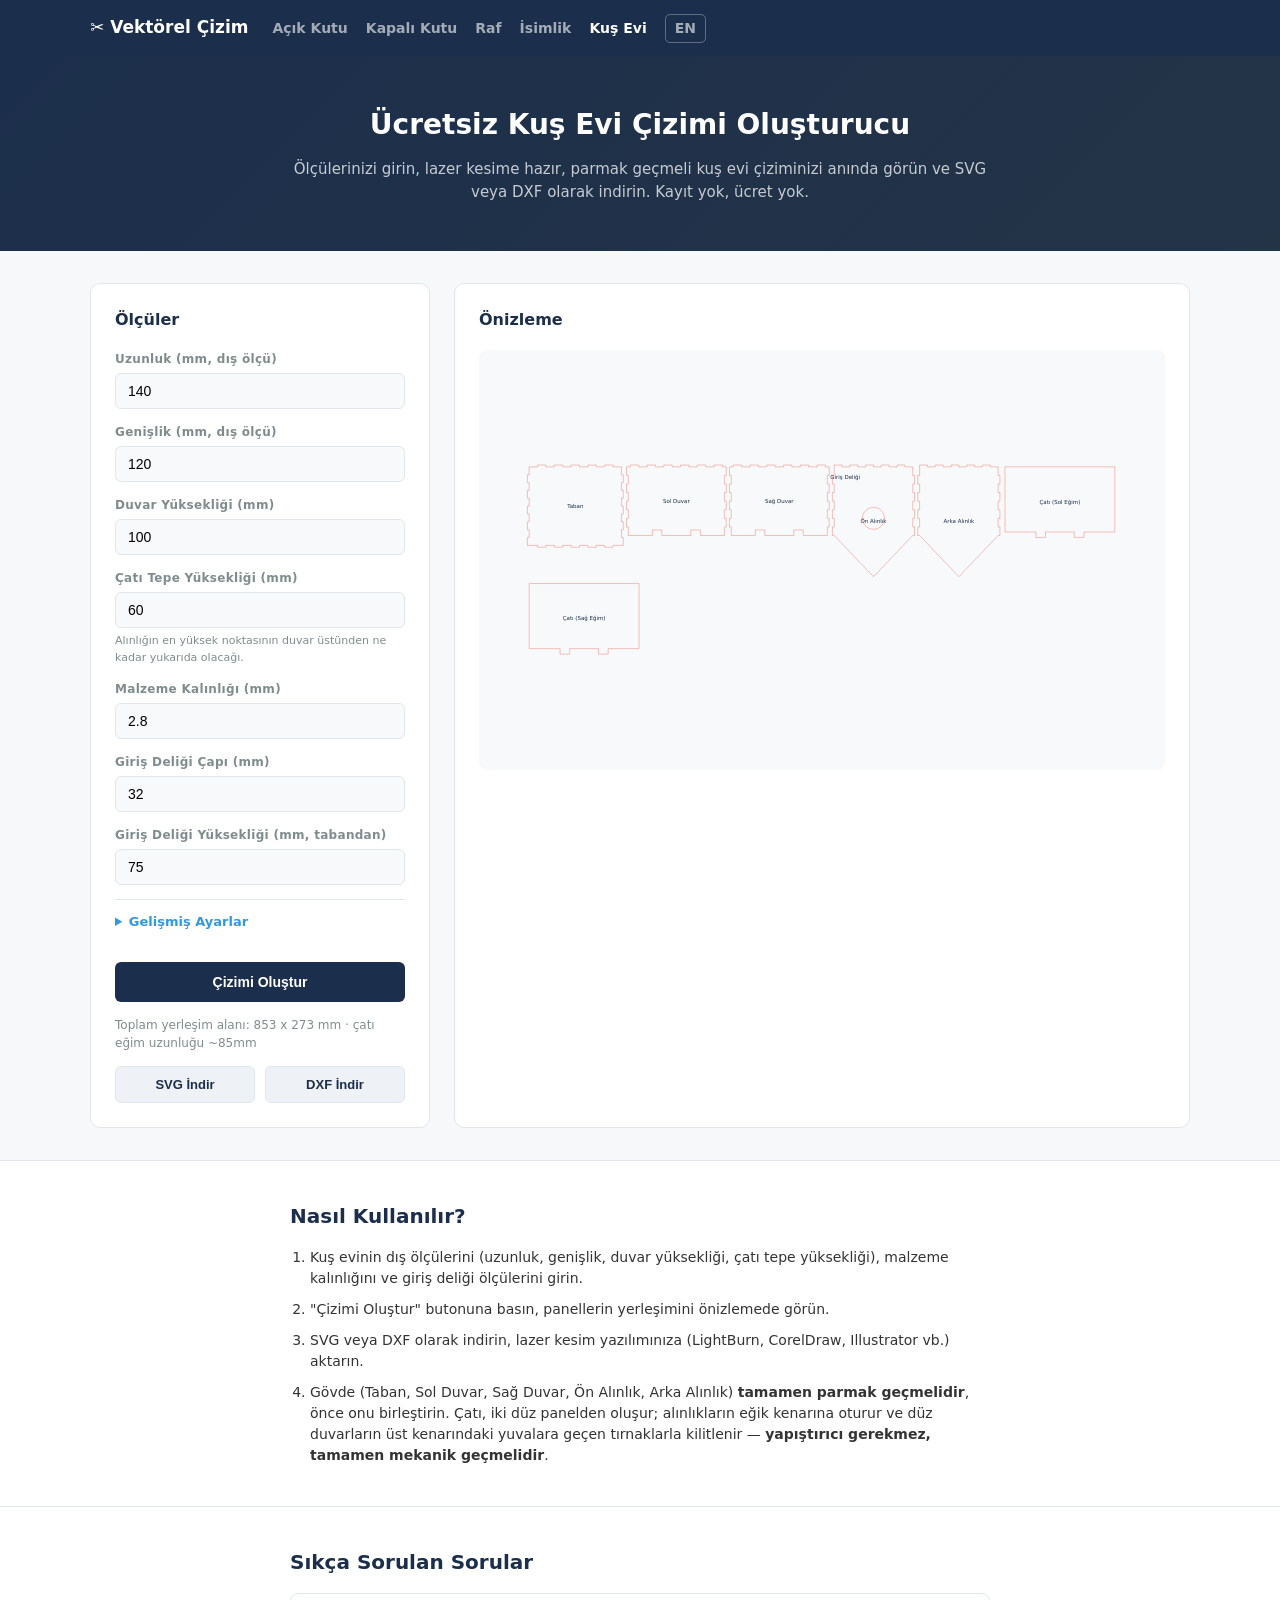
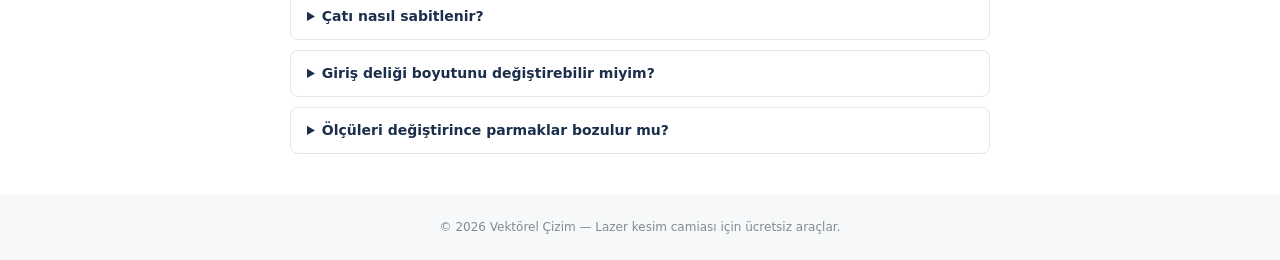
<file: kus-evi.html>
<!DOCTYPE html>
<html lang="tr">
<head>
<meta charset="UTF-8">
<meta name="viewport" content="width=device-width, initial-scale=1.0">
<title>Ücretsiz Kuş Evi Çizimi Oluşturucu — Vektörel Çizim</title>
<meta name="description" content="Ölçülerinizi girin, lazer kesime hazır parmak geçmeli kuş evi çizimini saniyeler içinde SVG veya DXF olarak indirin. Tamamen ücretsiz, kayıt gerektirmez.">
<link rel="canonical" href="https://vekt-rel-izim.vercel.app/kus-evi.html">
<link rel="alternate" hreflang="tr" href="https://vekt-rel-izim.vercel.app/kus-evi.html">
<link rel="alternate" hreflang="en" href="https://vekt-rel-izim.vercel.app/en/kus-evi.html">
<link rel="alternate" hreflang="x-default" href="https://vekt-rel-izim.vercel.app/en/kus-evi.html">
<script type="application/ld+json">
{
  "@context": "https://schema.org",
  "@type": "WebApplication",
  "name": "Vektörel Çizim — Kuş Evi Oluşturucu",
  "applicationCategory": "DesignApplication",
  "operatingSystem": "Any (Web)",
  "offers": {"@type": "Offer", "price": "0", "priceCurrency": "TRY"},
  "description": "Lazer kesim için ölçülere göre otomatik, parmak geçmeli kuş evi çizimi üreten ücretsiz web aracı."
}
</script>
<script type="application/ld+json">
{
  "@context": "https://schema.org",
  "@type": "FAQPage",
  "mainEntity": [
    {"@type": "Question", "name": "Çatı nasıl sabitlenir?",
     "acceptedAnswer": {"@type": "Answer", "text": "Gövde (taban, iki düz duvar, iki alınlık) tamamen parmak geçmelidir, önce onu birleştirin. Çatı iki düz panelden oluşur, alınlıkların eğik kenarlarının üzerine oturur ve düz duvarların üst kenarındaki yuvalara geçen tırnaklarla kilitlenir — yapıştırıcı gerekmez."}},
    {"@type": "Question", "name": "Giriş deliği boyutunu değiştirebilir miyim?",
     "acceptedAnswer": {"@type": "Answer", "text": "Evet, çapını ve tabandan yüksekliğini kendiniz belirleyebilirsiniz — kuş türüne göre standart çaplar farklıdır."}},
    {"@type": "Question", "name": "Ölçüleri değiştirince parmaklar bozulur mu?",
     "acceptedAnswer": {"@type": "Answer", "text": "Hayır, her ölçü değişikliğinde parmak sayısı ve fazı o kenarın yeni uzunluğuna göre otomatik yeniden hesaplanır."}}
  ]
}
</script>
<link rel="stylesheet" href="css/style.css">
<script async src="https://pagead2.googlesyndication.com/pagead/js/adsbygoogle.js?client=ca-pub-6376433539359626" crossorigin="anonymous"></script>
</head>
<body>

<header class="site-header">
  <div class="header-inner">
    <a href="index.html" class="logo">✂️ Vektörel Çizim</a>
    <nav class="main-nav">
      <a href="index.html">Açık Kutu</a>
      <a href="kapali-kutu.html">Kapalı Kutu</a>
      <a href="raf.html">Raf</a>
      <a href="isimlik.html">İsimlik</a>
      <a href="kus-evi.html" class="active">Kuş Evi</a>
      <a href="en/kus-evi.html" class="lang-switch">EN</a>
    </nav>
  </div>
</header>

<section class="hero">
  <div class="hero-inner">
    <h1>Ücretsiz Kuş Evi Çizimi Oluşturucu</h1>
    <p>Ölçülerinizi girin, lazer kesime hazır, parmak geçmeli kuş evi çiziminizi anında görün ve SVG veya DXF olarak indirin. Kayıt yok, ücret yok.</p>
  </div>
</section>

<section class="tool-section">
  <div class="tool-inner">
    <div class="panel form-panel">
      <h2>Ölçüler</h2>
      <div class="field">
        <label for="uzunluk">Uzunluk (mm, dış ölçü)</label>
        <input type="number" id="uzunluk" value="140" min="60" max="600" step="1">
      </div>
      <div class="field">
        <label for="genislik">Genişlik (mm, dış ölçü)</label>
        <input type="number" id="genislik" value="120" min="60" max="600" step="1">
      </div>
      <div class="field">
        <label for="duvarYuksekligi">Duvar Yüksekliği (mm)</label>
        <input type="number" id="duvarYuksekligi" value="100" min="40" max="400" step="1">
      </div>
      <div class="field">
        <label for="catiYuksekligi">Çatı Tepe Yüksekliği (mm)</label>
        <input type="number" id="catiYuksekligi" value="60" min="15" max="300" step="1">
        <span class="hint">Alınlığın en yüksek noktasının duvar üstünden ne kadar yukarıda olacağı.</span>
      </div>
      <div class="field">
        <label for="kalinlik">Malzeme Kalınlığı (mm)</label>
        <input type="number" id="kalinlik" value="2.8" min="1" max="20" step="0.1">
      </div>
      <div class="field">
        <label for="girisDeligiCap">Giriş Deliği Çapı (mm)</label>
        <input type="number" id="girisDeligiCap" value="32" min="15" max="120" step="1">
      </div>
      <div class="field">
        <label for="girisDeligiYukseklik">Giriş Deliği Yüksekliği (mm, tabandan)</label>
        <input type="number" id="girisDeligiYukseklik" value="75" min="10" max="500" step="1">
      </div>

      <details class="advanced">
        <summary>Gelişmiş Ayarlar</summary>
        <div class="field">
          <label for="parmakHedef">Hedef Parmak Genişliği (mm)</label>
          <input type="number" id="parmakHedef" value="12" min="5" max="60" step="1">
        </div>
        <div class="field">
          <label for="kerf">Lazer Kesim Payı / Kerf (mm)</label>
          <input type="number" id="kerf" value="0.15" min="0" max="1" step="0.01">
          <span class="hint">Lazerinizin kesim genişliğine göre ayarlayın, sıkı geçme için.</span>
        </div>
        <div class="field">
          <label for="catiTasmaOn">Çatı Taşması — Ön/Arka (mm)</label>
          <input type="number" id="catiTasmaOn" value="10" min="0" max="60" step="1">
        </div>
        <div class="field">
          <label for="catiTasmaEave">Çatı Taşması — Yan/Saçak (mm)</label>
          <input type="number" id="catiTasmaEave" value="10" min="0" max="60" step="1">
        </div>
      </details>

      <button id="cizBtn" class="btn-primary">Çizimi Oluştur</button>

      <div id="boyutBilgisi" class="size-info"></div>

      <div class="downloads" id="downloads" style="display:none">
        <button id="svgBtn" class="btn-secondary">SVG İndir</button>
        <button id="dxfBtn" class="btn-secondary">DXF İndir</button>
      </div>
    </div>

    <div class="panel preview-panel">
      <h2>Önizleme</h2>
      <div id="previewWrap" class="preview-wrap">
        <div class="preview-placeholder">Ölçüleri girip "Çizimi Oluştur"a basın</div>
      </div>
    </div>
  </div>
</section>

<section class="ad-slot">
  <!-- Google AdSense buraya eklenecek -->
</section>

<section class="info-section">
  <div class="info-inner">
    <h2>Nasıl Kullanılır?</h2>
    <ol>
      <li>Kuş evinin dış ölçülerini (uzunluk, genişlik, duvar yüksekliği, çatı tepe yüksekliği), malzeme kalınlığını ve giriş deliği ölçülerini girin.</li>
      <li>"Çizimi Oluştur" butonuna basın, panellerin yerleşimini önizlemede görün.</li>
      <li>SVG veya DXF olarak indirin, lazer kesim yazılımınıza (LightBurn, CorelDraw, Illustrator vb.) aktarın.</li>
      <li>Gövde (Taban, Sol Duvar, Sağ Duvar, Ön Alınlık, Arka Alınlık) <strong>tamamen parmak geçmelidir</strong>, önce onu birleştirin. Çatı, iki düz panelden oluşur; alınlıkların eğik kenarına oturur ve düz duvarların üst kenarındaki yuvalara geçen tırnaklarla kilitlenir — <strong>yapıştırıcı gerekmez, tamamen mekanik geçmelidir</strong>.</li>
    </ol>
  </div>
</section>

<section class="info-section">
  <div class="info-inner">
    <h2>Sıkça Sorulan Sorular</h2>
    <div class="faq-list">
      <details><summary>Çatı nasıl sabitlenir?</summary><p>Gövde tamamen parmak geçmelidir, önce onu birleştirin. Çatı iki düz panelden oluşur, alınlıkların eğik kenarlarının üzerine oturur ve düz duvarların üst kenarındaki yuvalara geçen tırnaklarla kilitlenir — yapıştırıcı gerekmez, çocuklar için güvenlidir.</p></details>
      <details><summary>Giriş deliği boyutunu değiştirebilir miyim?</summary><p>Evet, çapını ve tabandan yüksekliğini kendiniz belirleyebilirsiniz — kuş türüne göre standart çaplar farklıdır.</p></details>
      <details><summary>Ölçüleri değiştirince parmaklar bozulur mu?</summary><p>Hayır, her ölçü değişikliğinde parmak sayısı ve fazı o kenarın yeni uzunluğuna göre otomatik yeniden hesaplanır.</p></details>
    </div>
  </div>
</section>

<footer class="site-footer">
  <div class="footer-inner">© 2026 Vektörel Çizim — Lazer kesim camiası için ücretsiz araçlar.</div>
</footer>

<script src="js/common.js"></script>
<script src="js/kus-evi.js"></script>
</body>
</html>
</file>
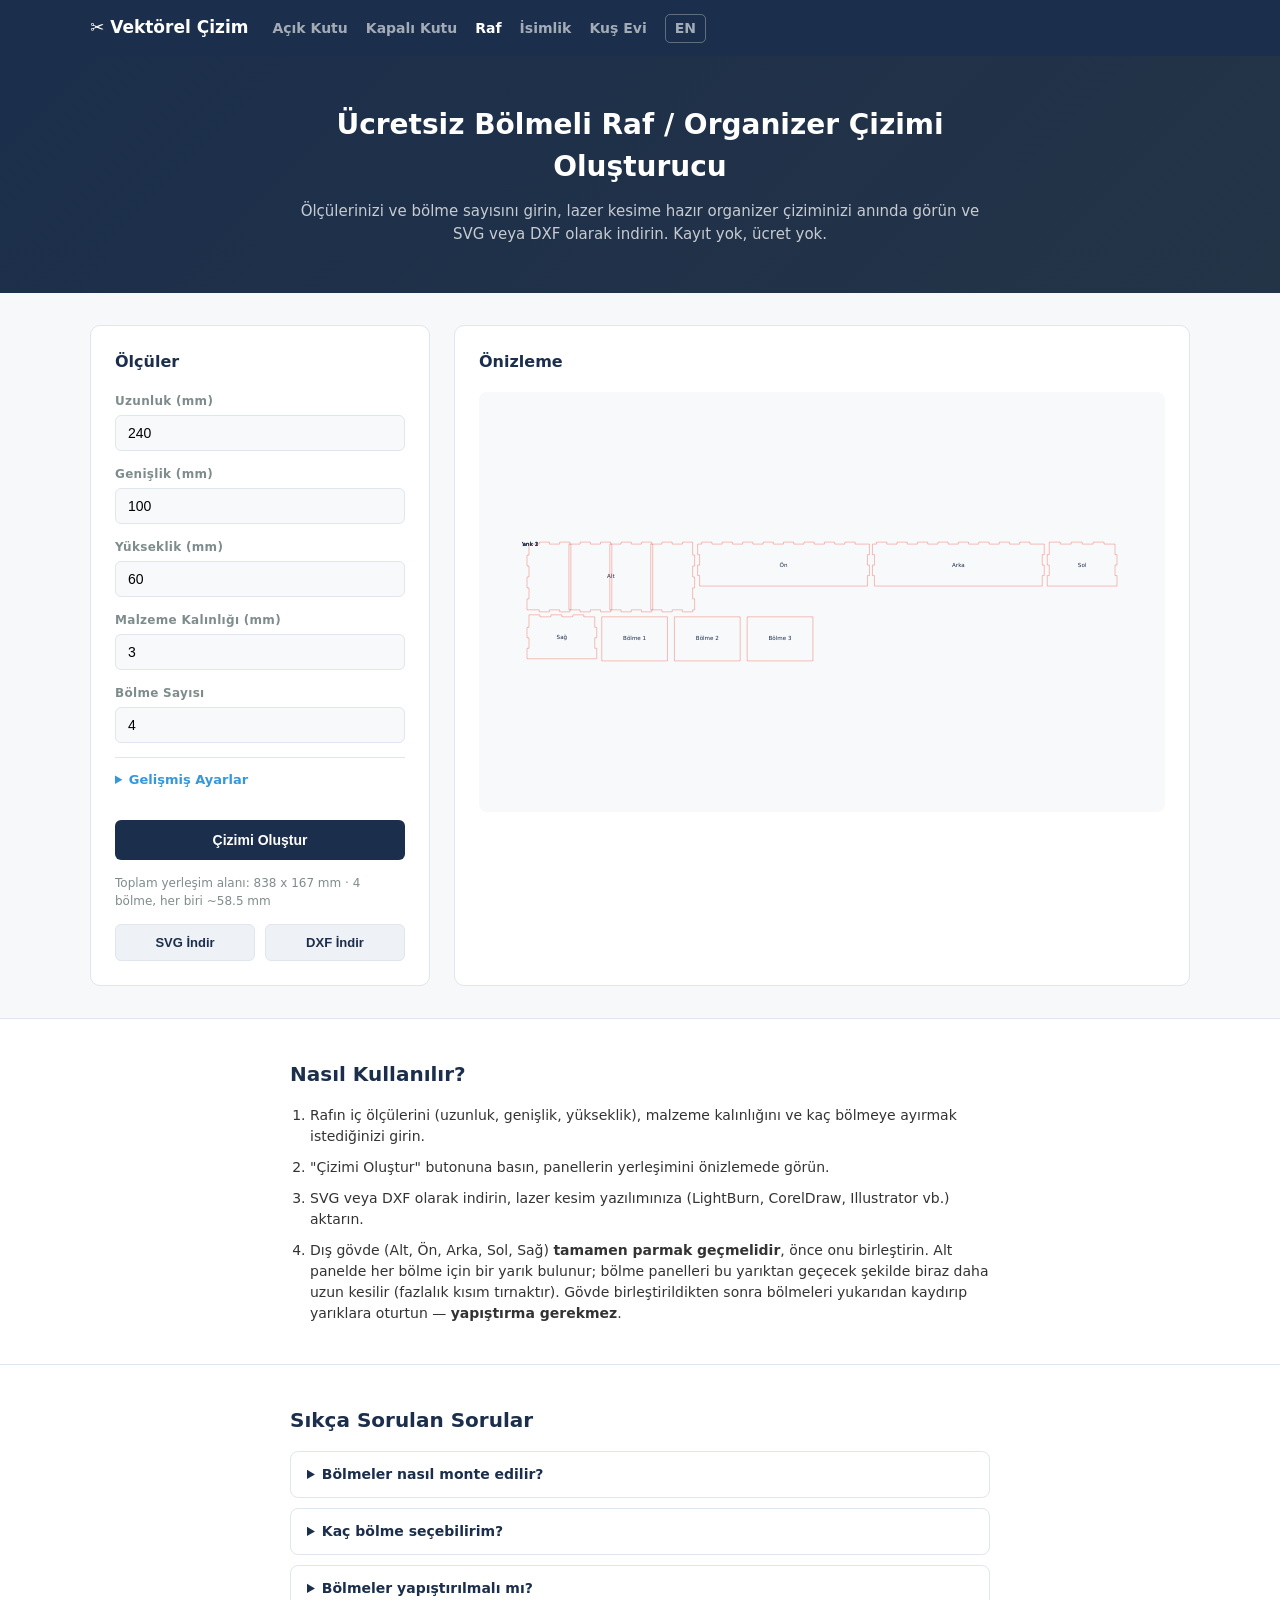
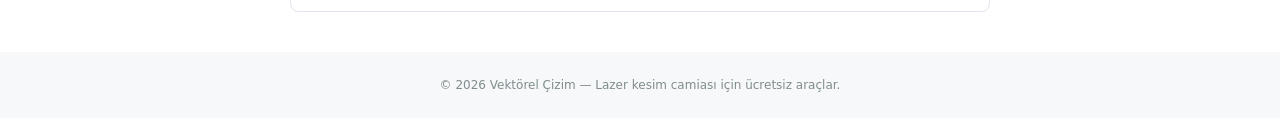
<file: raf.html>
<!DOCTYPE html>
<html lang="tr">
<head>
<meta charset="UTF-8">
<meta name="viewport" content="width=device-width, initial-scale=1.0">
<title>Ücretsiz Bölmeli Raf / Organizer Çizimi Oluşturucu — Vektörel Çizim</title>
<meta name="description" content="Ölçülerinizi ve bölme sayısını girin, lazer kesime hazır bölmeli raf/organizer çizimini saniyeler içinde SVG veya DXF olarak indirin. Tamamen ücretsiz, kayıt gerektirmez.">
<link rel="canonical" href="https://vekt-rel-izim.vercel.app/raf.html">
<link rel="alternate" hreflang="tr" href="https://vekt-rel-izim.vercel.app/raf.html">
<link rel="alternate" hreflang="en" href="https://vekt-rel-izim.vercel.app/en/raf.html">
<link rel="alternate" hreflang="x-default" href="https://vekt-rel-izim.vercel.app/en/raf.html">
<script type="application/ld+json">
{
  "@context": "https://schema.org",
  "@type": "WebApplication",
  "name": "Vektörel Çizim — Raf / Organizer Oluşturucu",
  "applicationCategory": "DesignApplication",
  "operatingSystem": "Any (Web)",
  "offers": {"@type": "Offer", "price": "0", "priceCurrency": "TRY"},
  "description": "Lazer kesim için ölçülere ve bölme sayısına göre otomatik raf/organizer çizimi üreten ücretsiz web aracı."
}
</script>
<script type="application/ld+json">
{
  "@context": "https://schema.org",
  "@type": "FAQPage",
  "mainEntity": [
    {"@type": "Question", "name": "Bölmeler nasıl monte edilir?",
     "acceptedAnswer": {"@type": "Answer", "text": "Dış gövde (Alt, Ön, Arka, Sol, Sağ) tamamen parmak geçmelidir, önce onu birleştirin. Alt panelde her bölme için bir yarık bulunur; bölme panelleri bu yarıktan geçecek kadar uzun kesilir. Bölmeyi yukarıdan kaydırıp yarığa oturtun, kendiliğinden sabitlenir — yapıştırma gerekmez."}},
    {"@type": "Question", "name": "Kaç bölme seçebilirim?",
     "acceptedAnswer": {"@type": "Answer", "text": "İstediğiniz sayıda bölme seçebilirsiniz, bölmeler uzunluk boyunca eşit aralıklarla otomatik hesaplanır."}},
    {"@type": "Question", "name": "Bölmeler yapıştırılmalı mı?",
     "acceptedAnswer": {"@type": "Answer", "text": "Hayır — bölmeler alt paneldeki yarıklardan geçen bir tırnakla sabitlenir, sıkı geçme sayesinde yapıştırmaya gerek kalmaz."}}
  ]
}
</script>
<link rel="stylesheet" href="css/style.css">
<script async src="https://pagead2.googlesyndication.com/pagead/js/adsbygoogle.js?client=ca-pub-6376433539359626" crossorigin="anonymous"></script>
</head>
<body>

<header class="site-header">
  <div class="header-inner">
    <a href="index.html" class="logo">✂️ Vektörel Çizim</a>
    <nav class="main-nav">
      <a href="index.html">Açık Kutu</a>
      <a href="kapali-kutu.html">Kapalı Kutu</a>
      <a href="raf.html" class="active">Raf</a>
      <a href="isimlik.html">İsimlik</a>
      <a href="kus-evi.html">Kuş Evi</a>
      <a href="en/raf.html" class="lang-switch">EN</a>
    </nav>
  </div>
</header>

<section class="hero">
  <div class="hero-inner">
    <h1>Ücretsiz Bölmeli Raf / Organizer Çizimi Oluşturucu</h1>
    <p>Ölçülerinizi ve bölme sayısını girin, lazer kesime hazır organizer çiziminizi anında görün ve SVG veya DXF olarak indirin. Kayıt yok, ücret yok.</p>
  </div>
</section>

<section class="tool-section">
  <div class="tool-inner">
    <div class="panel form-panel">
      <h2>Ölçüler</h2>
      <div class="field">
        <label for="uzunluk">Uzunluk (mm)</label>
        <input type="number" id="uzunluk" value="240" min="20" max="2000" step="1">
      </div>
      <div class="field">
        <label for="genislik">Genişlik (mm)</label>
        <input type="number" id="genislik" value="100" min="20" max="2000" step="1">
      </div>
      <div class="field">
        <label for="yukseklik">Yükseklik (mm)</label>
        <input type="number" id="yukseklik" value="60" min="10" max="1000" step="1">
      </div>
      <div class="field">
        <label for="kalinlik">Malzeme Kalınlığı (mm)</label>
        <input type="number" id="kalinlik" value="3" min="1" max="20" step="0.5">
      </div>
      <div class="field">
        <label for="bolmeSayisi">Bölme Sayısı</label>
        <input type="number" id="bolmeSayisi" value="4" min="1" max="20" step="1">
      </div>

      <details class="advanced">
        <summary>Gelişmiş Ayarlar</summary>
        <div class="field">
          <label for="parmakHedef">Hedef Parmak Genişliği (mm)</label>
          <input type="number" id="parmakHedef" value="15" min="5" max="60" step="1">
        </div>
        <div class="field">
          <label for="kerf">Lazer Kesim Payı / Kerf (mm)</label>
          <input type="number" id="kerf" value="0.15" min="0" max="1" step="0.01">
          <span class="hint">Lazerinizin kesim genişliğine göre ayarlayın, sıkı geçme için.</span>
        </div>
      </details>

      <button id="cizBtn" class="btn-primary">Çizimi Oluştur</button>

      <div id="boyutBilgisi" class="size-info"></div>

      <div class="downloads" id="downloads" style="display:none">
        <button id="svgBtn" class="btn-secondary">SVG İndir</button>
        <button id="dxfBtn" class="btn-secondary">DXF İndir</button>
      </div>
    </div>

    <div class="panel preview-panel">
      <h2>Önizleme</h2>
      <div id="previewWrap" class="preview-wrap">
        <div class="preview-placeholder">Ölçüleri girip "Çizimi Oluştur"a basın</div>
      </div>
    </div>
  </div>
</section>

<section class="ad-slot">
  <!-- Google AdSense buraya eklenecek -->
</section>

<section class="info-section">
  <div class="info-inner">
    <h2>Nasıl Kullanılır?</h2>
    <ol>
      <li>Rafın iç ölçülerini (uzunluk, genişlik, yükseklik), malzeme kalınlığını ve kaç bölmeye ayırmak istediğinizi girin.</li>
      <li>"Çizimi Oluştur" butonuna basın, panellerin yerleşimini önizlemede görün.</li>
      <li>SVG veya DXF olarak indirin, lazer kesim yazılımınıza (LightBurn, CorelDraw, Illustrator vb.) aktarın.</li>
      <li>Dış gövde (Alt, Ön, Arka, Sol, Sağ) <strong>tamamen parmak geçmelidir</strong>, önce onu birleştirin. Alt panelde her bölme için bir yarık bulunur; bölme panelleri bu yarıktan geçecek şekilde biraz daha uzun kesilir (fazlalık kısım tırnaktır). Gövde birleştirildikten sonra bölmeleri yukarıdan kaydırıp yarıklara oturtun — <strong>yapıştırma gerekmez</strong>.</li>
    </ol>
  </div>
</section>

<section class="info-section">
  <div class="info-inner">
    <h2>Sıkça Sorulan Sorular</h2>
    <div class="faq-list">
      <details><summary>Bölmeler nasıl monte edilir?</summary><p>Dış gövde tamamen parmak geçmelidir, önce onu birleştirin. Alt panelde her bölme için bir yarık bulunur; bölme panelleri bu yarıktan geçecek kadar uzun kesilir. Bölmeyi yukarıdan kaydırıp yarığa oturtun, kendiliğinden sabitlenir — yapıştırma gerekmez.</p></details>
      <details><summary>Kaç bölme seçebilirim?</summary><p>İstediğiniz sayıda bölme seçebilirsiniz, bölmeler uzunluk boyunca eşit aralıklarla otomatik hesaplanır.</p></details>
      <details><summary>Bölmeler yapıştırılmalı mı?</summary><p>Hayır — bölmeler alt paneldeki yarıklardan geçen bir tırnakla sabitlenir, sıkı geçme sayesinde yapıştırmaya gerek kalmaz.</p></details>
    </div>
  </div>
</section>

<footer class="site-footer">
  <div class="footer-inner">© 2026 Vektörel Çizim — Lazer kesim camiası için ücretsiz araçlar.</div>
</footer>

<script src="js/common.js"></script>
<script src="js/raf.js"></script>
</body>
</html>
</file>
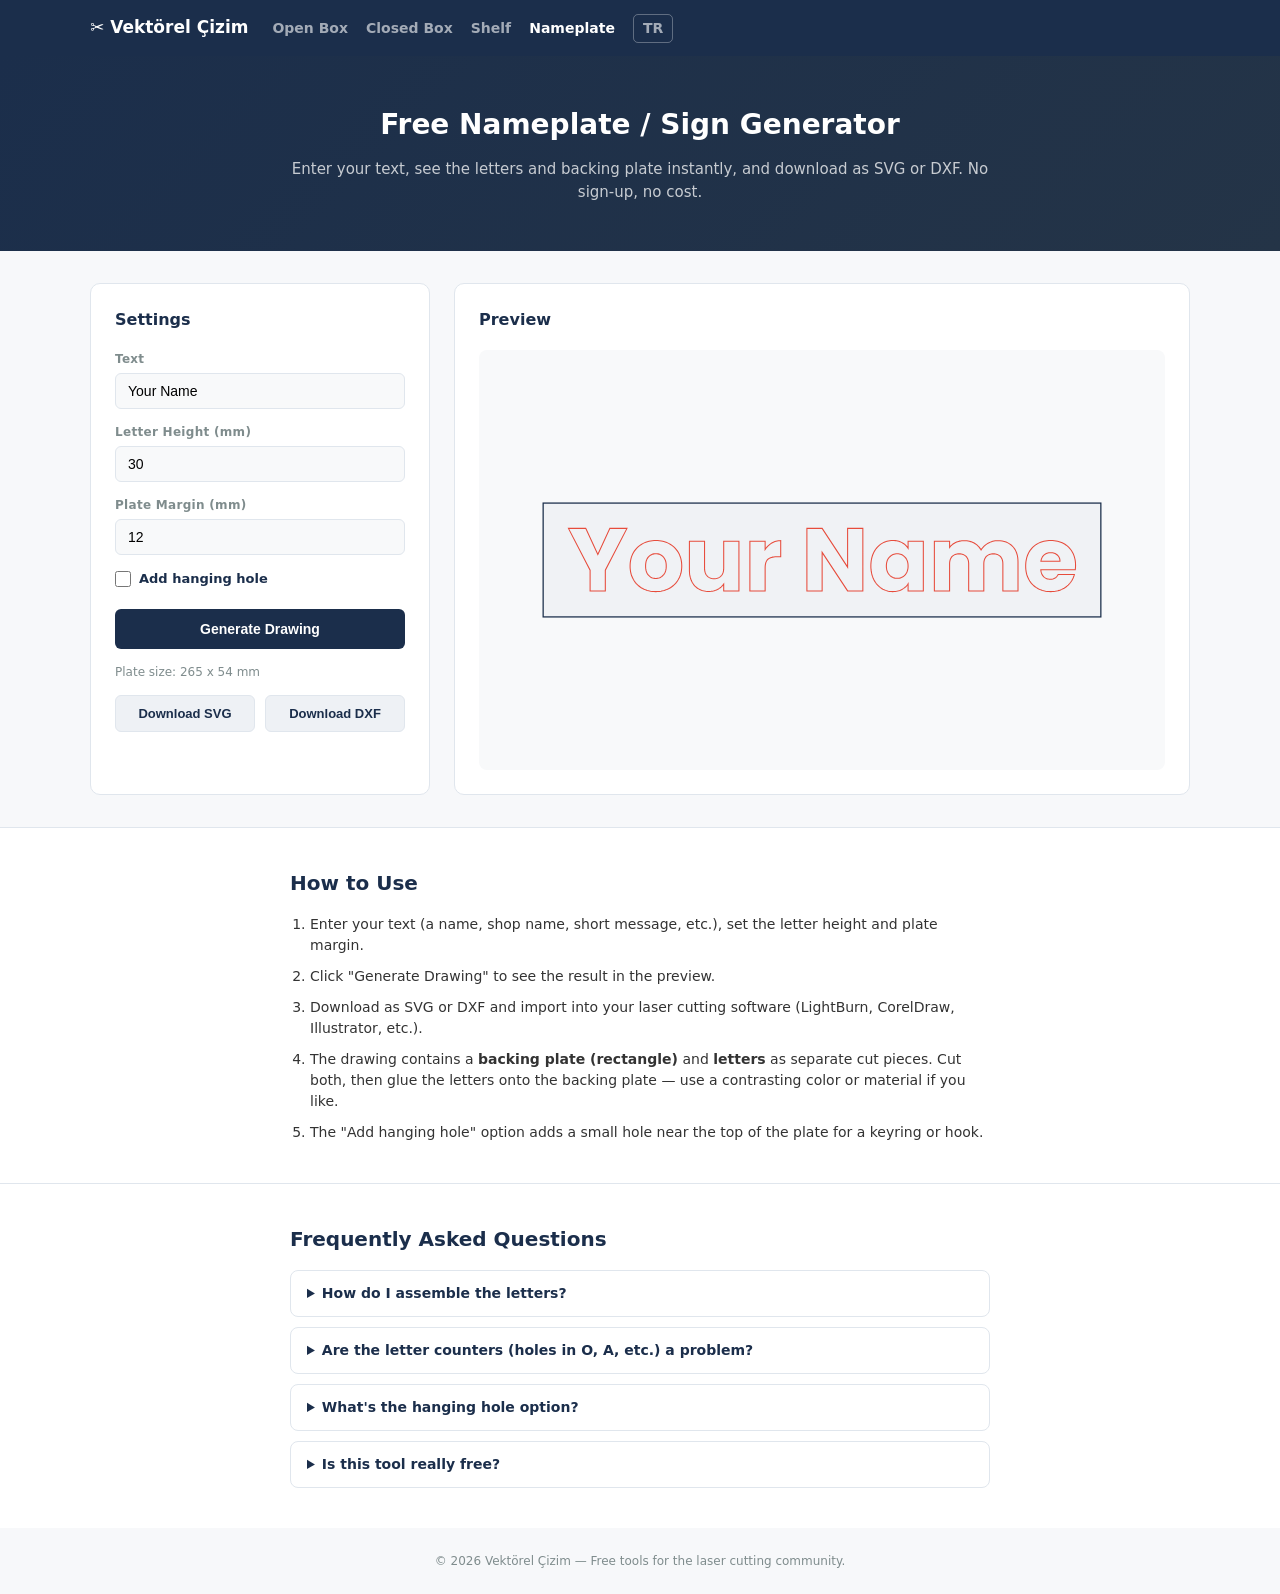
<file: en/isimlik.html>
<!DOCTYPE html>
<html lang="en">
<head>
<meta charset="UTF-8">
<meta name="viewport" content="width=device-width, initial-scale=1.0">
<title>Free Laser Cut Nameplate / Sign Generator — Vektörel Çizim</title>
<meta name="description" content="Enter your text and get laser-cutting-ready letter and backing-plate drawings in seconds — download as SVG or DXF. Completely free, no sign-up required.">
<link rel="canonical" href="https://vekt-rel-izim.vercel.app/en/isimlik.html">
<link rel="alternate" hreflang="en" href="https://vekt-rel-izim.vercel.app/en/isimlik.html">
<link rel="alternate" hreflang="tr" href="https://vekt-rel-izim.vercel.app/isimlik.html">
<link rel="alternate" hreflang="x-default" href="https://vekt-rel-izim.vercel.app/en/isimlik.html">
<script type="application/ld+json">
{
  "@context": "https://schema.org",
  "@type": "WebApplication",
  "name": "Vektörel Çizim — Nameplate Generator",
  "applicationCategory": "DesignApplication",
  "operatingSystem": "Any (Web)",
  "offers": {"@type": "Offer", "price": "0", "priceCurrency": "USD"},
  "description": "A free web tool that converts your text into laser-cutting-ready letter and backing-plate drawings."
}
</script>
<script type="application/ld+json">
{
  "@context": "https://schema.org",
  "@type": "FAQPage",
  "mainEntity": [
    {"@type": "Question", "name": "How do I assemble the letters?",
     "acceptedAnswer": {"@type": "Answer", "text": "Cut the letters and the backing plate separately, then glue the letters onto the plate. Use a contrasting color or material for extra visual contrast if you like."}},
    {"@type": "Question", "name": "Are the letter counters (holes in O, A, etc.) a problem?",
     "acceptedAnswer": {"@type": "Answer", "text": "No, those holes are cut correctly as part of the letter's own outline — no extra step needed."}},
    {"@type": "Question", "name": "What's the hanging hole option?",
     "acceptedAnswer": {"@type": "Answer", "text": "It adds a small hole near the top of the backing plate so you can hang it with a keyring or hook. Optional."}},
    {"@type": "Question", "name": "Is this tool really free?",
     "acceptedAnswer": {"@type": "Answer", "text": "Yes, completely free, no sign-up or account required. Generate and download as many drawings as you like."}}
  ]
}
</script>
<link rel="stylesheet" href="../css/style.css">
<script async src="https://pagead2.googlesyndication.com/pagead/js/adsbygoogle.js?client=ca-pub-6376433539359626" crossorigin="anonymous"></script>
</head>
<body>

<header class="site-header">
  <div class="header-inner">
    <a href="index.html" class="logo">✂️ Vektörel Çizim</a>
    <nav class="main-nav">
      <a href="index.html">Open Box</a>
      <a href="kapali-kutu.html">Closed Box</a>
      <a href="raf.html">Shelf</a>
      <a href="isimlik.html" class="active">Nameplate</a>
      <a href="../isimlik.html" class="lang-switch">TR</a>
    </nav>
  </div>
</header>

<section class="hero">
  <div class="hero-inner">
    <h1>Free Nameplate / Sign Generator</h1>
    <p>Enter your text, see the letters and backing plate instantly, and download as SVG or DXF. No sign-up, no cost.</p>
  </div>
</section>

<section class="tool-section">
  <div class="tool-inner">
    <div class="panel form-panel">
      <h2>Settings</h2>
      <div class="field">
        <label for="metin">Text</label>
        <input type="text" id="metin" value="Your Name" maxlength="40">
      </div>
      <div class="field">
        <label for="harfYuksekligi">Letter Height (mm)</label>
        <input type="number" id="harfYuksekligi" value="30" min="5" max="300" step="1">
      </div>
      <div class="field">
        <label for="kenarPayi">Plate Margin (mm)</label>
        <input type="number" id="kenarPayi" value="12" min="4" max="60" step="1">
      </div>
      <div class="field field-checkbox">
        <input type="checkbox" id="askiDeligi">
        <label for="askiDeligi">Add hanging hole</label>
      </div>

      <button id="cizBtn" class="btn-primary">Generate Drawing</button>

      <div id="boyutBilgisi" class="size-info"></div>

      <div class="downloads" id="downloads" style="display:none">
        <button id="svgBtn" class="btn-secondary">Download SVG</button>
        <button id="dxfBtn" class="btn-secondary">Download DXF</button>
      </div>
    </div>

    <div class="panel preview-panel">
      <h2>Preview</h2>
      <div id="previewWrap" class="preview-wrap">
        <div class="preview-placeholder">Enter text and click "Generate Drawing"</div>
      </div>
    </div>
  </div>
</section>

<section class="ad-slot">
  <!-- Google AdSense goes here -->
</section>

<section class="info-section">
  <div class="info-inner">
    <h2>How to Use</h2>
    <ol>
      <li>Enter your text (a name, shop name, short message, etc.), set the letter height and plate margin.</li>
      <li>Click "Generate Drawing" to see the result in the preview.</li>
      <li>Download as SVG or DXF and import into your laser cutting software (LightBurn, CorelDraw, Illustrator, etc.).</li>
      <li>The drawing contains a <strong>backing plate (rectangle)</strong> and <strong>letters</strong> as separate cut pieces. Cut both, then glue the letters onto the backing plate — use a contrasting color or material if you like.</li>
      <li>The "Add hanging hole" option adds a small hole near the top of the plate for a keyring or hook.</li>
    </ol>
  </div>
</section>

<section class="info-section">
  <div class="info-inner">
    <h2>Frequently Asked Questions</h2>
    <div class="faq-list">
      <details><summary>How do I assemble the letters?</summary><p>Cut the letters and the backing plate separately, then glue the letters onto the plate. Use a contrasting color or material for extra visual contrast if you like.</p></details>
      <details><summary>Are the letter counters (holes in O, A, etc.) a problem?</summary><p>No, those holes are cut correctly as part of the letter's own outline — no extra step needed.</p></details>
      <details><summary>What's the hanging hole option?</summary><p>It adds a small hole near the top of the backing plate so you can hang it with a keyring or hook. Optional.</p></details>
      <details><summary>Is this tool really free?</summary><p>Yes, completely free, no sign-up or account required. Generate and download as many drawings as you like.</p></details>
    </div>
  </div>
</section>

<footer class="site-footer">
  <div class="footer-inner">© 2026 Vektörel Çizim — Free tools for the laser cutting community.</div>
</footer>

<script src="../js/lib/opentype.min.js"></script>
<script src="../js/common.js"></script>
<script src="../js/isimlik.js"></script>
</body>
</html>
</file>
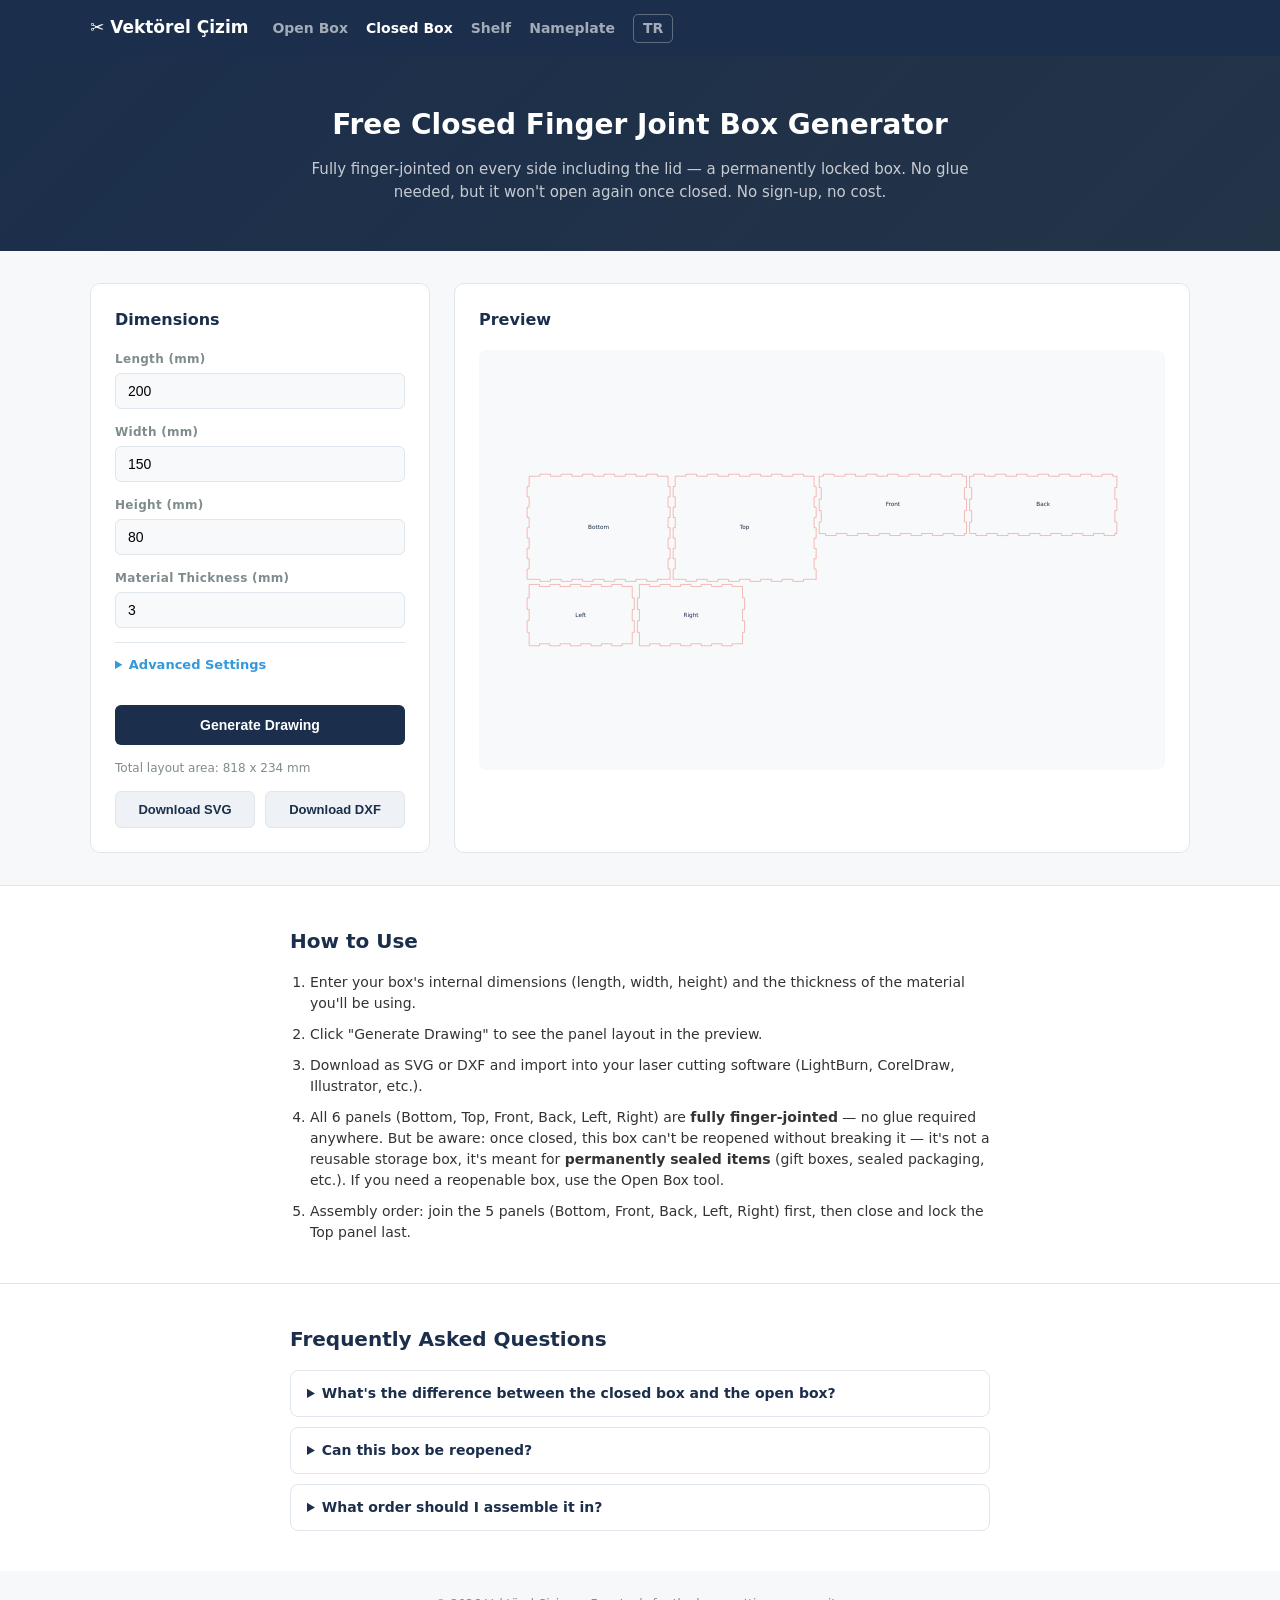
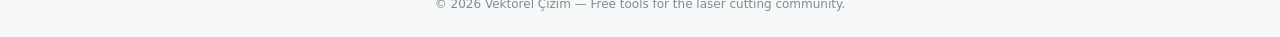
<file: en/kapali-kutu.html>
<!DOCTYPE html>
<html lang="en">
<head>
<meta charset="UTF-8">
<meta name="viewport" content="width=device-width, initial-scale=1.0">
<title>Free Closed (Fully Locking) Finger Joint Box Generator — Vektörel Çizim</title>
<meta name="description" content="Enter your dimensions and get a fully finger-jointed, permanently sealed box drawing — every side including the lid. Download as SVG or DXF, completely free.">
<link rel="canonical" href="https://vekt-rel-izim.vercel.app/en/kapali-kutu.html">
<link rel="alternate" hreflang="en" href="https://vekt-rel-izim.vercel.app/en/kapali-kutu.html">
<link rel="alternate" hreflang="tr" href="https://vekt-rel-izim.vercel.app/kapali-kutu.html">
<link rel="alternate" hreflang="x-default" href="https://vekt-rel-izim.vercel.app/en/kapali-kutu.html">
<script type="application/ld+json">
{
  "@context": "https://schema.org",
  "@type": "WebApplication",
  "name": "Vektörel Çizim — Closed Box Generator",
  "applicationCategory": "DesignApplication",
  "operatingSystem": "Any (Web)",
  "offers": {"@type": "Offer", "price": "0", "priceCurrency": "USD"},
  "description": "A free web tool that generates fully finger-jointed, permanently sealed box drawings for laser cutting from your dimensions."
}
</script>
<script type="application/ld+json">
{
  "@context": "https://schema.org",
  "@type": "FAQPage",
  "mainEntity": [
    {"@type": "Question", "name": "What's the difference between the closed box and the open box?",
     "acceptedAnswer": {"@type": "Answer", "text": "The open box has no lid and can be opened and closed freely. The closed box has finger joints on every side including the top, so it locks fully shut and can't be reopened without breaking it — suited to gift boxes or sealed packaging."}},
    {"@type": "Question", "name": "Can this box be reopened?",
     "acceptedAnswer": {"@type": "Answer", "text": "No, once assembled the closed box design can't be taken apart without breaking a joint. If you need a reusable, reopenable box, use the Open Box tool instead."}},
    {"@type": "Question", "name": "What order should I assemble it in?",
     "acceptedAnswer": {"@type": "Answer", "text": "Join the 5 panels (Bottom, Front, Back, Left, Right) first, then close and lock the Top panel last. The top should always go on last."}}
  ]
}
</script>
<link rel="stylesheet" href="../css/style.css">
<script async src="https://pagead2.googlesyndication.com/pagead/js/adsbygoogle.js?client=ca-pub-6376433539359626" crossorigin="anonymous"></script>
</head>
<body>

<header class="site-header">
  <div class="header-inner">
    <a href="index.html" class="logo">✂️ Vektörel Çizim</a>
    <nav class="main-nav">
      <a href="index.html">Open Box</a>
      <a href="kapali-kutu.html" class="active">Closed Box</a>
      <a href="raf.html">Shelf</a>
      <a href="isimlik.html">Nameplate</a>
      <a href="../kapali-kutu.html" class="lang-switch">TR</a>
    </nav>
  </div>
</header>

<section class="hero">
  <div class="hero-inner">
    <h1>Free Closed Finger Joint Box Generator</h1>
    <p>Fully finger-jointed on every side including the lid — a permanently locked box. No glue needed, but it won't open again once closed. No sign-up, no cost.</p>
  </div>
</section>

<section class="tool-section">
  <div class="tool-inner">
    <div class="panel form-panel">
      <h2>Dimensions</h2>
      <div class="field">
        <label for="uzunluk">Length (mm)</label>
        <input type="number" id="uzunluk" value="200" min="20" max="2000" step="1">
      </div>
      <div class="field">
        <label for="genislik">Width (mm)</label>
        <input type="number" id="genislik" value="150" min="20" max="2000" step="1">
      </div>
      <div class="field">
        <label for="yukseklik">Height (mm)</label>
        <input type="number" id="yukseklik" value="80" min="10" max="1000" step="1">
      </div>
      <div class="field">
        <label for="kalinlik">Material Thickness (mm)</label>
        <input type="number" id="kalinlik" value="3" min="1" max="20" step="0.5">
      </div>

      <details class="advanced">
        <summary>Advanced Settings</summary>
        <div class="field">
          <label for="parmakHedef">Target Finger Width (mm)</label>
          <input type="number" id="parmakHedef" value="15" min="5" max="60" step="1">
        </div>
        <div class="field">
          <label for="kerf">Laser Kerf (mm)</label>
          <input type="number" id="kerf" value="0.15" min="0" max="1" step="0.01">
          <span class="hint">Adjust to your laser's cut width for a snug fit.</span>
        </div>
      </details>

      <button id="cizBtn" class="btn-primary">Generate Drawing</button>

      <div id="boyutBilgisi" class="size-info"></div>

      <div class="downloads" id="downloads" style="display:none">
        <button id="svgBtn" class="btn-secondary">Download SVG</button>
        <button id="dxfBtn" class="btn-secondary">Download DXF</button>
      </div>
    </div>

    <div class="panel preview-panel">
      <h2>Preview</h2>
      <div id="previewWrap" class="preview-wrap">
        <div class="preview-placeholder">Enter dimensions and click "Generate Drawing"</div>
      </div>
    </div>
  </div>
</section>

<section class="ad-slot">
  <!-- Google AdSense goes here -->
</section>

<section class="info-section">
  <div class="info-inner">
    <h2>How to Use</h2>
    <ol>
      <li>Enter your box's internal dimensions (length, width, height) and the thickness of the material you'll be using.</li>
      <li>Click "Generate Drawing" to see the panel layout in the preview.</li>
      <li>Download as SVG or DXF and import into your laser cutting software (LightBurn, CorelDraw, Illustrator, etc.).</li>
      <li>All 6 panels (Bottom, Top, Front, Back, Left, Right) are <strong>fully finger-jointed</strong> — no glue required anywhere. But be aware: once closed, this box can't be reopened without breaking it — it's not a reusable storage box, it's meant for <strong>permanently sealed items</strong> (gift boxes, sealed packaging, etc.). If you need a reopenable box, use the Open Box tool.</li>
      <li>Assembly order: join the 5 panels (Bottom, Front, Back, Left, Right) first, then close and lock the Top panel last.</li>
    </ol>
  </div>
</section>

<section class="info-section">
  <div class="info-inner">
    <h2>Frequently Asked Questions</h2>
    <div class="faq-list">
      <details><summary>What's the difference between the closed box and the open box?</summary><p>The open box has no lid and can be opened and closed freely. The closed box has finger joints on every side including the top, so it locks fully shut and can't be reopened without breaking it — suited to gift boxes or sealed packaging.</p></details>
      <details><summary>Can this box be reopened?</summary><p>No, once assembled the closed box design can't be taken apart without breaking a joint. If you need a reusable, reopenable box, use the Open Box tool instead.</p></details>
      <details><summary>What order should I assemble it in?</summary><p>Join the 5 panels (Bottom, Front, Back, Left, Right) first, then close and lock the Top panel last. The top should always go on last.</p></details>
    </div>
  </div>
</section>

<footer class="site-footer">
  <div class="footer-inner">© 2026 Vektörel Çizim — Free tools for the laser cutting community.</div>
</footer>

<script src="../js/common.js"></script>
<script src="../js/kapali-kutu.js"></script>
</body>
</html>
</file>
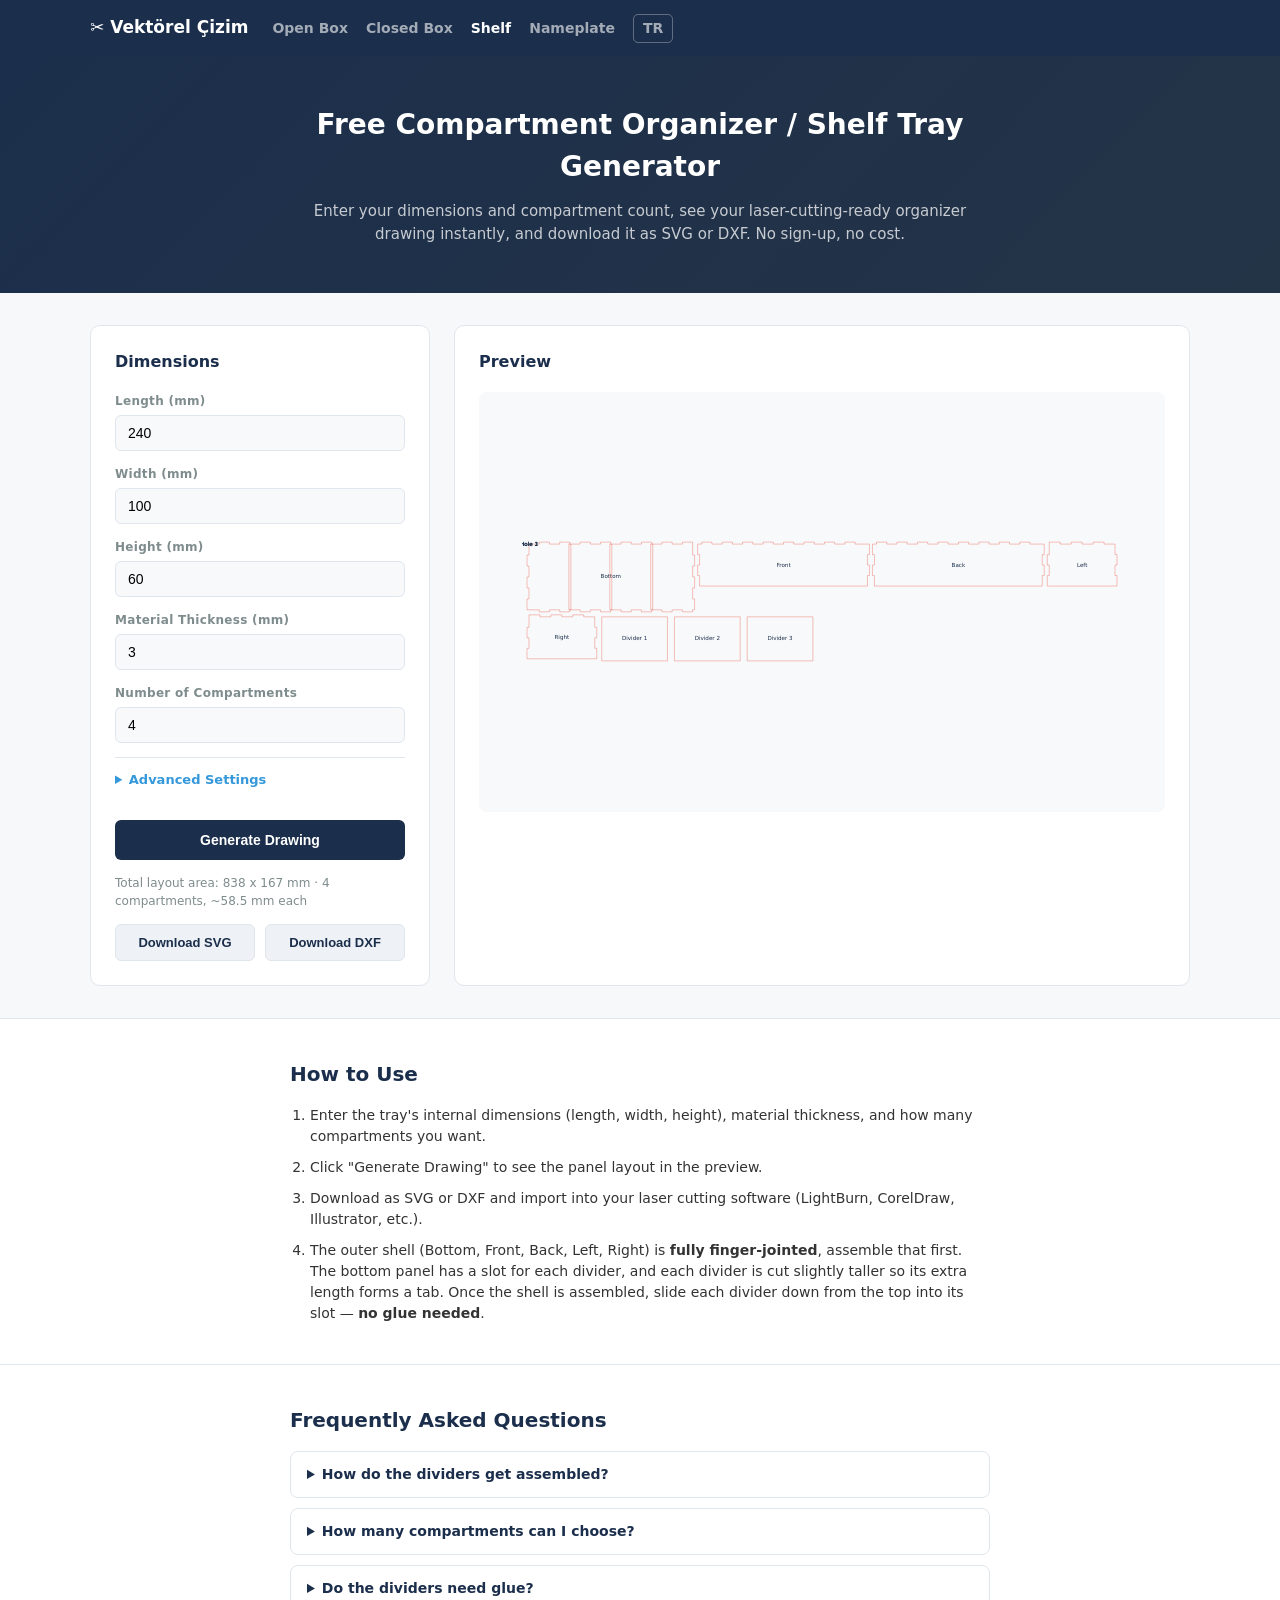
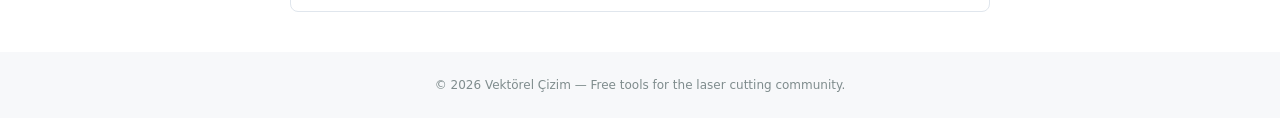
<file: en/raf.html>
<!DOCTYPE html>
<html lang="en">
<head>
<meta charset="UTF-8">
<meta name="viewport" content="width=device-width, initial-scale=1.0">
<title>Free Compartment Organizer / Shelf Tray Generator — Vektörel Çizim</title>
<meta name="description" content="Enter your dimensions and compartment count, get a laser-cutting-ready organizer tray drawing in seconds — download as SVG or DXF. Completely free, no sign-up required.">
<link rel="canonical" href="https://vekt-rel-izim.vercel.app/en/raf.html">
<link rel="alternate" hreflang="en" href="https://vekt-rel-izim.vercel.app/en/raf.html">
<link rel="alternate" hreflang="tr" href="https://vekt-rel-izim.vercel.app/raf.html">
<link rel="alternate" hreflang="x-default" href="https://vekt-rel-izim.vercel.app/en/raf.html">
<script type="application/ld+json">
{
  "@context": "https://schema.org",
  "@type": "WebApplication",
  "name": "Vektörel Çizim — Organizer Tray Generator",
  "applicationCategory": "DesignApplication",
  "operatingSystem": "Any (Web)",
  "offers": {"@type": "Offer", "price": "0", "priceCurrency": "USD"},
  "description": "A free web tool that generates compartment organizer/shelf tray drawings for laser cutting from your dimensions and compartment count."
}
</script>
<script type="application/ld+json">
{
  "@context": "https://schema.org",
  "@type": "FAQPage",
  "mainEntity": [
    {"@type": "Question", "name": "How do the dividers get assembled?",
     "acceptedAnswer": {"@type": "Answer", "text": "The outer shell (Bottom, Front, Back, Left, Right) is fully finger-jointed — assemble that first. The bottom panel has a slot for each divider, and the divider panels are cut slightly taller so a tab passes through that slot. Slide each divider down from the top into its slot — it locks in place, no glue needed."}},
    {"@type": "Question", "name": "How many compartments can I choose?",
     "acceptedAnswer": {"@type": "Answer", "text": "Any number you like — compartments are automatically spaced evenly along the length."}},
    {"@type": "Question", "name": "Do the dividers need glue?",
     "acceptedAnswer": {"@type": "Answer", "text": "No — the tab on each divider locks into its slot in the bottom panel, so a snug fit holds it without glue."}}
  ]
}
</script>
<link rel="stylesheet" href="../css/style.css">
<script async src="https://pagead2.googlesyndication.com/pagead/js/adsbygoogle.js?client=ca-pub-6376433539359626" crossorigin="anonymous"></script>
</head>
<body>

<header class="site-header">
  <div class="header-inner">
    <a href="index.html" class="logo">✂️ Vektörel Çizim</a>
    <nav class="main-nav">
      <a href="index.html">Open Box</a>
      <a href="kapali-kutu.html">Closed Box</a>
      <a href="raf.html" class="active">Shelf</a>
      <a href="isimlik.html">Nameplate</a>
      <a href="../raf.html" class="lang-switch">TR</a>
    </nav>
  </div>
</header>

<section class="hero">
  <div class="hero-inner">
    <h1>Free Compartment Organizer / Shelf Tray Generator</h1>
    <p>Enter your dimensions and compartment count, see your laser-cutting-ready organizer drawing instantly, and download it as SVG or DXF. No sign-up, no cost.</p>
  </div>
</section>

<section class="tool-section">
  <div class="tool-inner">
    <div class="panel form-panel">
      <h2>Dimensions</h2>
      <div class="field">
        <label for="uzunluk">Length (mm)</label>
        <input type="number" id="uzunluk" value="240" min="20" max="2000" step="1">
      </div>
      <div class="field">
        <label for="genislik">Width (mm)</label>
        <input type="number" id="genislik" value="100" min="20" max="2000" step="1">
      </div>
      <div class="field">
        <label for="yukseklik">Height (mm)</label>
        <input type="number" id="yukseklik" value="60" min="10" max="1000" step="1">
      </div>
      <div class="field">
        <label for="kalinlik">Material Thickness (mm)</label>
        <input type="number" id="kalinlik" value="3" min="1" max="20" step="0.5">
      </div>
      <div class="field">
        <label for="bolmeSayisi">Number of Compartments</label>
        <input type="number" id="bolmeSayisi" value="4" min="1" max="20" step="1">
      </div>

      <details class="advanced">
        <summary>Advanced Settings</summary>
        <div class="field">
          <label for="parmakHedef">Target Finger Width (mm)</label>
          <input type="number" id="parmakHedef" value="15" min="5" max="60" step="1">
        </div>
        <div class="field">
          <label for="kerf">Laser Kerf (mm)</label>
          <input type="number" id="kerf" value="0.15" min="0" max="1" step="0.01">
          <span class="hint">Adjust to your laser's cut width for a snug fit.</span>
        </div>
      </details>

      <button id="cizBtn" class="btn-primary">Generate Drawing</button>

      <div id="boyutBilgisi" class="size-info"></div>

      <div class="downloads" id="downloads" style="display:none">
        <button id="svgBtn" class="btn-secondary">Download SVG</button>
        <button id="dxfBtn" class="btn-secondary">Download DXF</button>
      </div>
    </div>

    <div class="panel preview-panel">
      <h2>Preview</h2>
      <div id="previewWrap" class="preview-wrap">
        <div class="preview-placeholder">Enter dimensions and click "Generate Drawing"</div>
      </div>
    </div>
  </div>
</section>

<section class="ad-slot">
  <!-- Google AdSense goes here -->
</section>

<section class="info-section">
  <div class="info-inner">
    <h2>How to Use</h2>
    <ol>
      <li>Enter the tray's internal dimensions (length, width, height), material thickness, and how many compartments you want.</li>
      <li>Click "Generate Drawing" to see the panel layout in the preview.</li>
      <li>Download as SVG or DXF and import into your laser cutting software (LightBurn, CorelDraw, Illustrator, etc.).</li>
      <li>The outer shell (Bottom, Front, Back, Left, Right) is <strong>fully finger-jointed</strong>, assemble that first. The bottom panel has a slot for each divider, and each divider is cut slightly taller so its extra length forms a tab. Once the shell is assembled, slide each divider down from the top into its slot — <strong>no glue needed</strong>.</li>
    </ol>
  </div>
</section>

<section class="info-section">
  <div class="info-inner">
    <h2>Frequently Asked Questions</h2>
    <div class="faq-list">
      <details><summary>How do the dividers get assembled?</summary><p>The outer shell is fully finger-jointed — assemble that first. The bottom panel has a slot for each divider, and the divider panels are cut slightly taller so a tab passes through that slot. Slide each divider down from the top into its slot — it locks in place, no glue needed.</p></details>
      <details><summary>How many compartments can I choose?</summary><p>Any number you like — compartments are automatically spaced evenly along the length.</p></details>
      <details><summary>Do the dividers need glue?</summary><p>No — the tab on each divider locks into its slot in the bottom panel, so a snug fit holds it without glue.</p></details>
    </div>
  </div>
</section>

<footer class="site-footer">
  <div class="footer-inner">© 2026 Vektörel Çizim — Free tools for the laser cutting community.</div>
</footer>

<script src="../js/common.js"></script>
<script src="../js/raf.js"></script>
</body>
</html>
</file>
<file: css/style.css>
* { box-sizing: border-box; margin: 0; padding: 0; }
body { font-family: 'Segoe UI', system-ui, sans-serif; color: #1B2E4B; background: #F7F8FA; line-height: 1.5; }
a { color: inherit; text-decoration: none; }

.site-header { background: #1B2E4B; padding: 0 20px; }
.header-inner { max-width: 1100px; margin: 0 auto; height: 56px; display: flex; align-items: center; gap: 24px; }
.logo { color: #fff; font-weight: 800; font-size: 17px; }
.main-nav { display: flex; gap: 18px; align-items: center; }
.main-nav a { color: rgba(255,255,255,0.6); font-size: 14px; font-weight: 600; }
.main-nav a.active { color: #fff; }
.main-nav .soon { color: rgba(255,255,255,0.3); font-size: 14px; font-weight: 600; }
.main-nav .soon small { font-weight: 400; }
.lang-switch { margin-left: auto; border: 1px solid rgba(255,255,255,0.3); border-radius: 5px; padding: 3px 9px; font-size: 12px; }
.lang-switch:hover { background: rgba(255,255,255,0.1); }

.hero { background: linear-gradient(135deg,#1B2E4B,#243447); padding: 48px 20px; text-align: center; }
.hero-inner { max-width: 700px; margin: 0 auto; }
.hero h1 { color: #fff; font-size: 28px; margin-bottom: 12px; }
.hero p { color: rgba(255,255,255,0.75); font-size: 15px; }

.tool-section { padding: 32px 20px; }
.tool-inner { max-width: 1100px; margin: 0 auto; display: grid; grid-template-columns: 340px 1fr; gap: 24px; }
@media (max-width: 800px) { .tool-inner { grid-template-columns: 1fr; } }

.panel { background: #fff; border: 1px solid #E0E6ED; border-radius: 10px; padding: 24px; }
.panel h2 { font-size: 16px; margin-bottom: 18px; }

.field { margin-bottom: 14px; display: flex; flex-direction: column; gap: 5px; }
.field label { font-size: 12px; font-weight: 700; color: #7F8C8D; letter-spacing: 0.3px; }
.field input { padding: 9px 12px; border: 1px solid #E0E6ED; border-radius: 6px; font-size: 14px; background: #F8F9FA; }
.field .hint { font-size: 11px; color: #7F8C8D; }
.field-checkbox { flex-direction: row; align-items: center; gap: 8px; }
.field-checkbox input { padding: 0; width: 16px; height: 16px; flex: none; }
.field-checkbox label { font-size: 13px; font-weight: 600; color: #1B2E4B; letter-spacing: normal; }

.advanced { margin: 14px 0; border-top: 1px solid #E0E6ED; padding-top: 12px; }
.advanced summary { cursor: pointer; font-size: 13px; font-weight: 700; color: #3498DB; margin-bottom: 10px; }

.btn-primary { width: 100%; padding: 12px; background: #1B2E4B; color: #fff; border: none; border-radius: 6px; font-size: 14px; font-weight: 700; cursor: pointer; margin-top: 6px; }
.btn-primary:hover { background: #243447; }
.btn-secondary { flex: 1; padding: 10px; background: #EEF1F5; color: #1B2E4B; border: 1px solid #E0E6ED; border-radius: 6px; font-size: 13px; font-weight: 700; cursor: pointer; }
.btn-secondary:hover { background: #E0E6ED; }

.size-info { margin-top: 14px; font-size: 12px; color: #7F8C8D; }
.downloads { display: flex; gap: 10px; margin-top: 14px; }

.preview-wrap { min-height: 420px; display: flex; align-items: center; justify-content: center; background: #F8F9FA; border-radius: 8px; overflow: auto; }
.preview-placeholder { color: #BDC3C7; font-size: 14px; }
.preview-wrap svg { max-width: 100%; height: auto; }

.ad-slot { max-width: 1100px; margin: 0 auto; padding: 0 20px; min-height: 0; }

.info-section { padding: 40px 20px; background: #fff; border-top: 1px solid #E0E6ED; }
.info-inner { max-width: 700px; margin: 0 auto; }
.info-inner h2 { font-size: 20px; margin-bottom: 16px; }
.info-inner ol { padding-left: 20px; display: flex; flex-direction: column; gap: 10px; font-size: 14px; color: #333; }

.faq-list { display: flex; flex-direction: column; gap: 10px; }
.faq-list details { border: 1px solid #E0E6ED; border-radius: 8px; padding: 12px 16px; }
.faq-list summary { cursor: pointer; font-weight: 700; font-size: 14px; color: #1B2E4B; }
.faq-list p { margin-top: 10px; font-size: 14px; color: #444; line-height: 1.6; }

.site-footer { padding: 24px 20px; text-align: center; font-size: 12px; color: #7F8C8D; }
</file>
